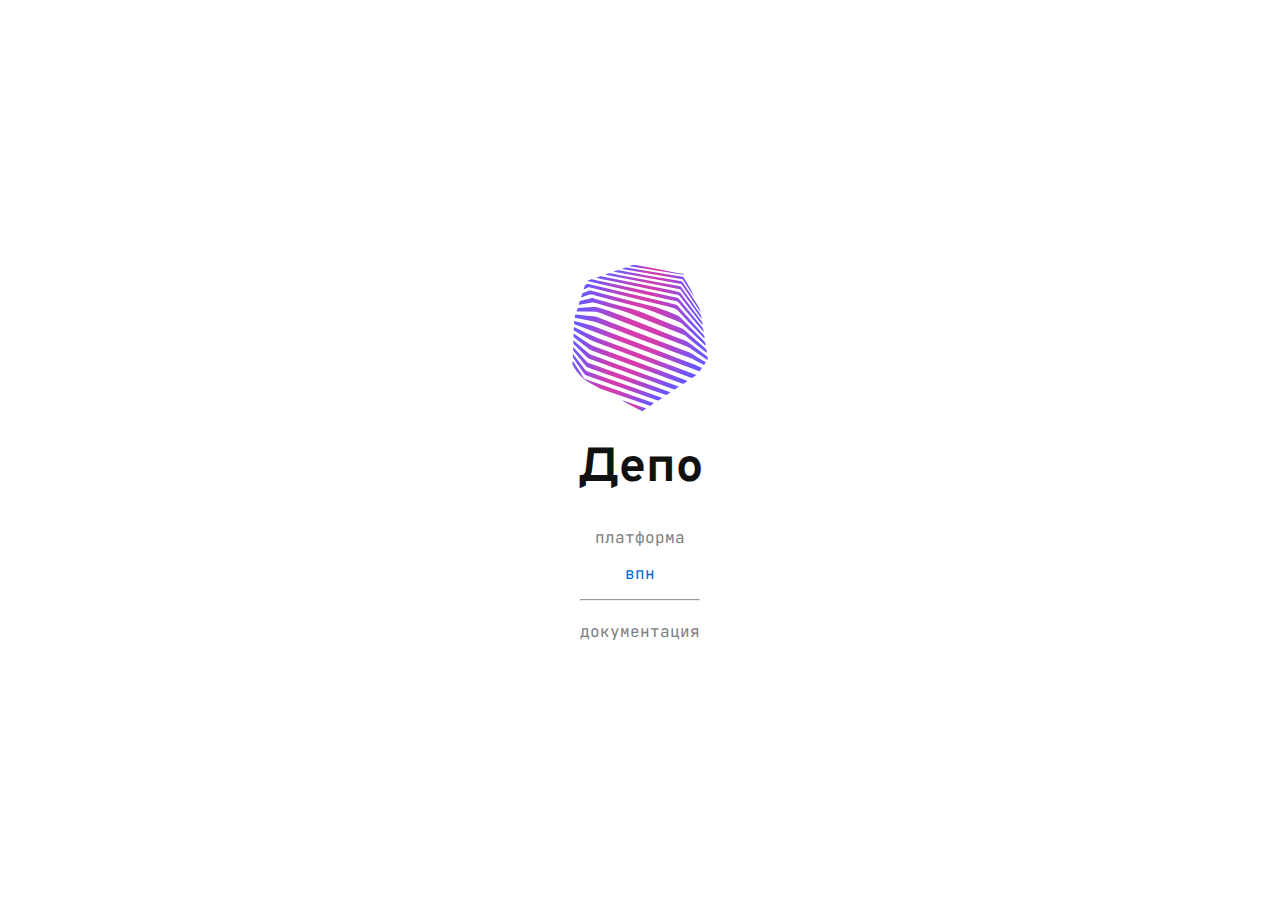
<file: index.html>
<html lang="en">

    <head>
        <meta charset="UTF-8">
        <meta name="viewport" content="width=device-width, initial-scale=1, maximum-scale=1, user-scalable=no">
        <title>Депо</title>
        <link rel="preconnect" href="https://fonts.googleapis.com">
        <link rel="preconnect" href="https://fonts.gstatic.com" crossorigin>
        <link href="https://fonts.googleapis.com/css2?family=Overpass:ital,wght@0,100..900;1,100..900&display=swap"
            rel="stylesheet">
        <link
            href="https://fonts.googleapis.com/css2?family=JetBrains+Mono:ital,wght@0,100..800;1,100..800&family=Space+Mono:ital,wght@0,400;0,700;1,400;1,700&display=swap"
            rel="stylesheet">
        <link rel="stylesheet" href="style.css">
        <link rel="apple-touch-icon" sizes="180x180" href="assets/apple-touch-icon.png">
        <link rel="icon" type="image/png" sizes="32x32" href="assets/favicon-32x32.png">
        <link rel="icon" type="image/png" sizes="16x16" href="assets/favicon-16x16.png">
        <link rel="manifest" href="assets/site.webmanifest">
        <script src="script.js"></script>
    </head>

    <body>
        <div class="landing">
            <div class="logo-container">
                <div class="svg-container">
                    <img class="heartbeat" width="200px" src="./assets/next-depot-logo.svg" />
                </div>
                <h2>Депо</h2>
            </div>
            <div class="links-container">
                <a href="#platform" class="dimmed" aria-disabled="true">
                    платформа
                </a>
                <a href="/vpn">
                    впн
                </a>
                <hr>
                <a href="#docs" class="dimmed" aria-disabled="true">
                    документация
                </a>
            </div>
        </div>
    </body>

</html>
</file>
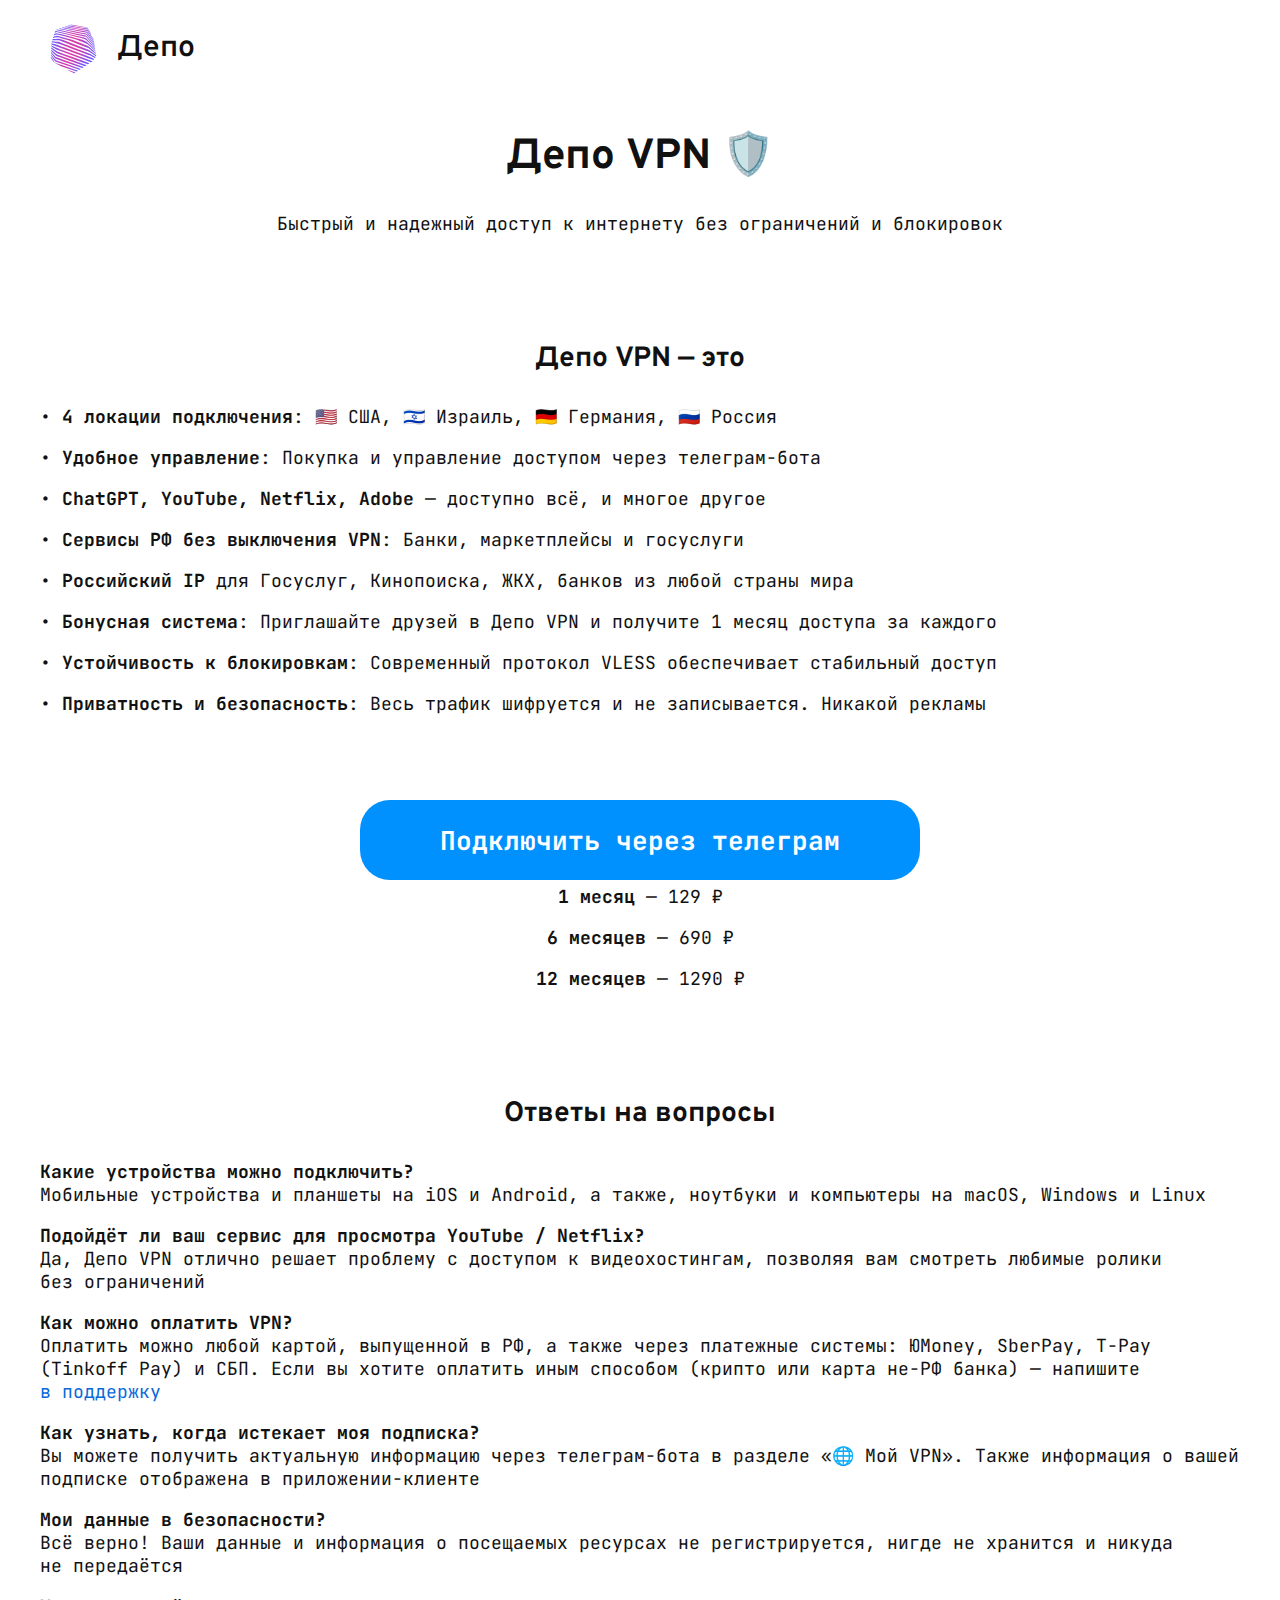
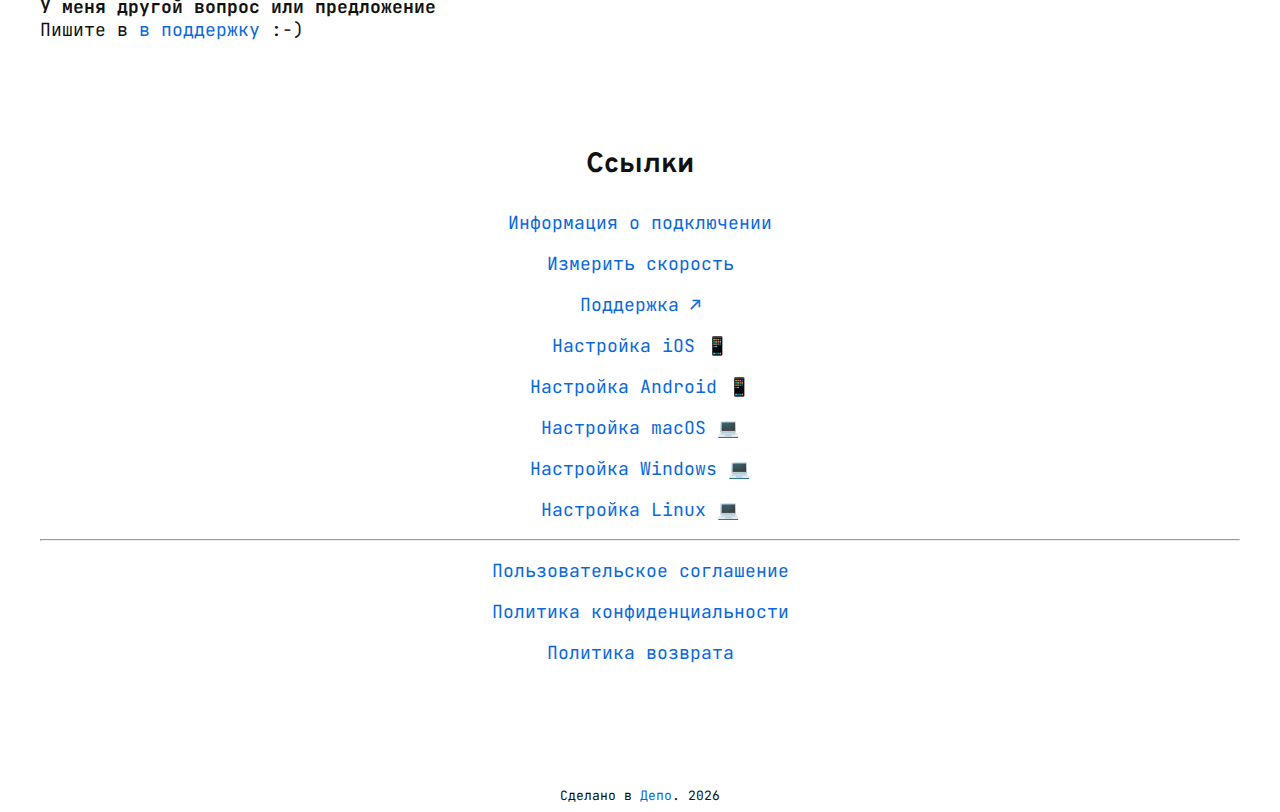
<file: vpn/index.html>
<html lang="en">

    <head>
        <meta charset="UTF-8">
        <meta name="viewport" content="width=device-width, initial-scale=1, maximum-scale=1">
        <title>Депо - VPN</title>
        <link rel="preconnect" href="https://fonts.googleapis.com">
        <link rel="preconnect" href="https://fonts.gstatic.com" crossorigin>
        <link href="https://fonts.googleapis.com/css2?family=Overpass:ital,wght@0,100..900;1,100..900&display=swap"
            rel="stylesheet">
        <link
            href="https://fonts.googleapis.com/css2?family=JetBrains+Mono:ital,wght@0,100..800;1,100..800&family=Space+Mono:ital,wght@0,400;0,700;1,400;1,700&display=swap"
            rel="stylesheet">
        <link rel="stylesheet" href="../style.css">
        <link rel="apple-touch-icon" sizes="180x180" href="../assets/apple-touch-icon.png">
        <link rel="icon" type="image/png" sizes="32x32" href="../assets/favicon-32x32.png">
        <link rel="icon" type="image/png" sizes="16x16" href="../assets/favicon-16x16.png">
        <link rel="manifest" href="../assets/site.webmanifest">
        <script src="../script.js"></script>
    </head>

    <body>
        <div class="header">
            <a href="/">
                <img height="64px" src="../assets/next-depot-logo.svg" />
                <span>Депо</span>
            </a>
        </div>

        <div id="blocks">
            <div class="block">
                <div class="container align_center">
                    <h1>Депо VPN 🛡️</h1>
                    <p>Быстрый и надежный доступ к интернету без ограничений и блокировок
                    </p>
                </div>
            </div>

            <div class="space"></div>

            <div class="block">
                <div class="container align_center">
                    <h3>Депо VPN — это</h3>
                    <p class="align_left">• <b>4 локации подключения</b>: 🇺🇸&nbsp;США, 🇮🇱&nbsp;Израиль,
                        🇩🇪&nbsp;Германия, 🇷🇺&nbsp;Россия</p>
                    <p class="align_left">• <b>Удобное управление</b>: Покупка и управление доступом через телеграм-бота
                    </p>
                    <p class="align_left">• <b>ChatGPT, YouTube, Netflix, Adobe</b> — доступно всё, и многое другое</p>
                    <p class="align_left">• <b>Сервисы РФ без выключения VPN</b>: Банки, маркетплейсы и госуслуги</p>
                    <p class="align_left">• <b>Российский IP</b> для Госуслуг, Кинопоиска, ЖКХ, банков из
                        любой страны мира</p>
                    <p class="align_left">• <b>Бонусная система</b>: Приглашайте друзей в Депо VPN и получите 1 месяц
                        доступа за каждого</p>
                    <p class="align_left">• <b>Устойчивость к блокировкам</b>: Современный протокол VLESS обеспечивает
                        стабильный доступ</p>
                    <p class="align_left">• <b>Приватность и безопасность</b>: Весь трафик шифруется и не записывается.
                        Никакой рекламы</p>
                </div>
            </div>

            <div class="space"></div>

            <div class="block">
                <div class="container align_center">
                    <h3>Цены</h3>
                    <p><b>1 месяц</b> — 129 ₽</p>
                    <p><b>6 месяцев</b> — 690 ₽</p>
                    <p><b>12 месяцев</b> — 1290 ₽</p>
                </div>
            </div>

            <div class="announce-button-fixed">
                <div class="container align_center">
                    <a class="button" href="https://t.me/NextDepotVpnBot">
                        Подключить через телеграм
                    </a>
                </div>
            </div>

            <div class="space"></div>

            <div class="block">
                <div class="container align_center">
                    <h3>Ответы на вопросы</h3>
                    <p class="align_left">
                        <b>Какие устройства можно подключить?</b><br>
                        Мобильные устройства и планшеты на iOS и Android, а также, ноутбуки и компьютеры на macOS,
                        Windows и Linux
                    </p>
                    <p class="align_left">
                        <b>Подойдёт ли ваш сервис для просмотра YouTube / Netflix?</b><br>
                        Да, Депо VPN отлично решает проблему с доступом к видеохостингам, позволяя вам смотреть любимые
                        ролики без&nbsp;ограничений
                    </p>
                    <p class="align_left">
                        <b>Как можно оплатить VPN?</b><br>
                        Оплатить можно любой картой, выпущенной в РФ, а также через платежные системы: ЮMoney, SberPay,
                        T-Pay (Tinkoff&nbsp;Pay) и СБП. Если вы хотите оплатить иным способом (крипто или карта не-РФ
                        банка) — напишите <a href="https://t.me/nextdepot_support" target="_blank"
                            rel="noopener noreferrer">в&nbsp;поддержку</a>
                    </p>
                    <p class="align_left">
                        <b>Как узнать, когда истекает моя подписка?</b><br>
                        Вы можете получить актуальную информацию через телеграм-бота в разделе «🌐 Мой VPN». Также
                        информация о вашей подписке отображена в приложении-клиенте
                    </p>
                    <p class="align_left">
                        <b>Мои данные в безопасности?</b><br>
                        Всё верно! Ваши данные и информация о посещаемых ресурсах не регистрируется, нигде
                        не&nbsp;хранится и
                        никуда не&nbsp;передаётся
                    </p>
                    </p>

                    <p class="align_left">
                        <b>У меня другой вопрос или предложение</b><br>
                        Пишите в <a href="https://t.me/nextdepot_support" target="_blank"
                            rel="noopener noreferrer">в&nbsp;поддержку</a> :-)
                    </p>

                </div>
            </div>

            <div class="space"></div>

            <div class="block">
                <div class="container align_center">
                    <h3>Ссылки</h3>
                    <p>
                        <a href="/vpn/connection/">Информация о подключении</a>
                    </p>
                    <p>
                        <a href="/vpn/speedtest/">Измерить скорость</a>
                    </p>
                    <p>
                        <a class="external_link" target="_blank" href="https://t.me/nextdepot_support">Поддержка</a>
                    </p>
                    <p>
                        <a href="/vpn/help/#settings-ios">Настройка iOS&nbsp;📱</a>
                    </p>
                    <p>
                        <a href="/vpn/help/#settings-android">Настройка Android&nbsp;📱</a>
                    </p>
                    <p>
                        <a href="/vpn/help/#settings-macos">Настройка macOS&nbsp;💻</a>
                    </p>
                    <p>
                        <a href="/vpn/help/#settings-windows">Настройка Windows&nbsp;💻</a>
                    </p>
                    <p>
                        <a href="/vpn/help/#settings-linux">Настройка Linux&nbsp;💻</a>
                    </p>
                    <hr>
                    <p>
                        <a href="/vpn/legal/user-agreement.html">Пользовательское соглашение</a>
                    </p>
                    <p>
                        <a href="/vpn/legal/privacy-policy.html">Политика конфиденциальности</a>
                    </p>
                    <p>
                        <a href="/vpn/legal/refund-policy.html">Политика возврата</a>
                    </p>
                </div>
            </div>
        </div>

        <div style="height: 100px;"></div>

        <div id="footer"></div>
    </body>

</html>
</file>
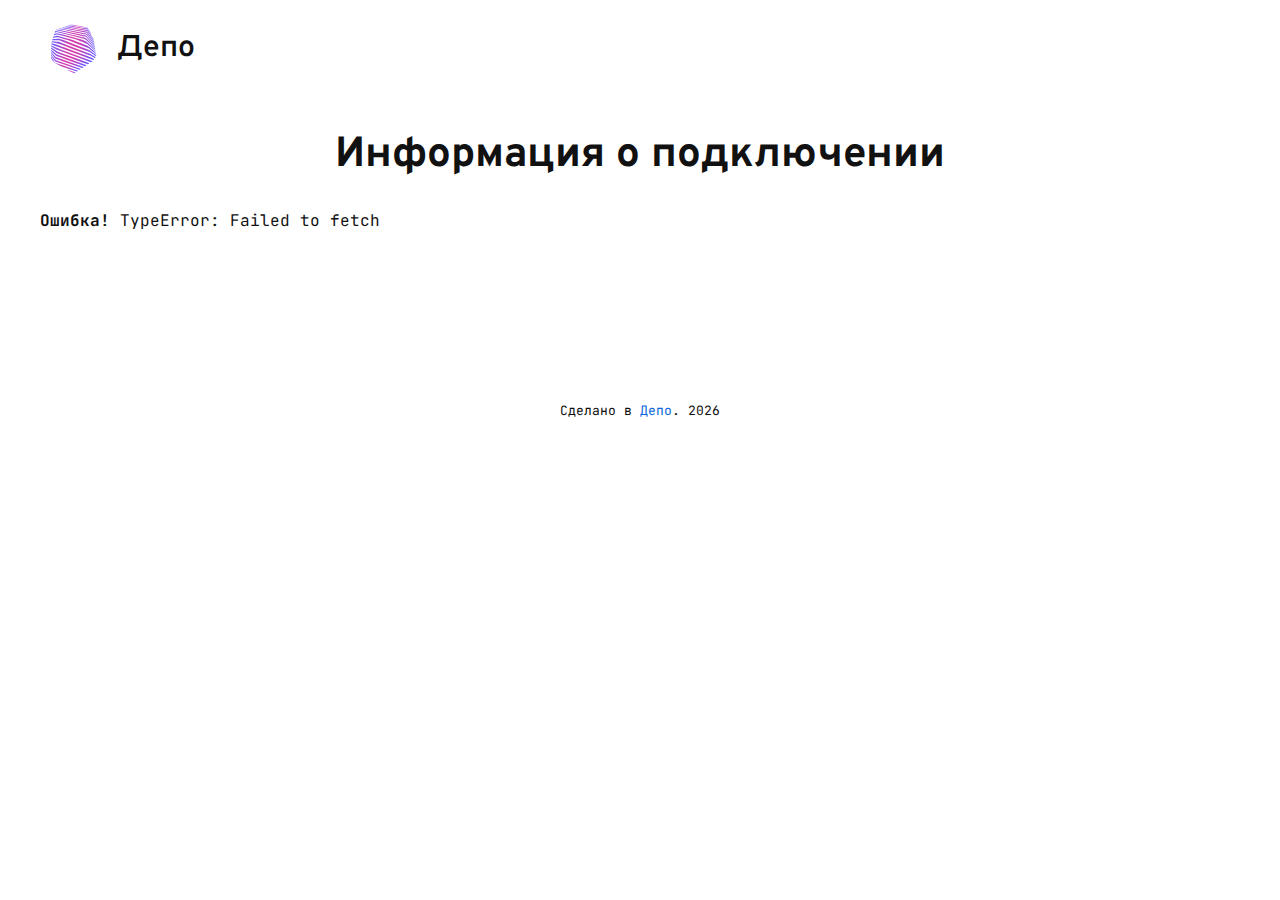
<file: vpn/connection/index.html>
<html lang="en">

    <head>
        <meta charset="UTF-8">
        <meta name="viewport" content="width=device-width, initial-scale=1, maximum-scale=1">
        <title>Депо - VPN</title>
        <link rel="preconnect" href="https://fonts.googleapis.com">
        <link rel="preconnect" href="https://fonts.gstatic.com" crossorigin>
        <link href="https://fonts.googleapis.com/css2?family=Overpass:ital,wght@0,100..900;1,100..900&display=swap"
            rel="stylesheet">
        <link
            href="https://fonts.googleapis.com/css2?family=JetBrains+Mono:ital,wght@0,100..800;1,100..800&family=Space+Mono:ital,wght@0,400;0,700;1,400;1,700&display=swap"
            rel="stylesheet">
        <link rel="stylesheet" href="../../style.css">
        <link rel="apple-touch-icon" sizes="180x180" href="../../assets/apple-touch-icon.png">
        <link rel="icon" type="image/png" sizes="32x32" href="../../assets/favicon-32x32.png">
        <link rel="icon" type="image/png" sizes="16x16" href="../../assets/favicon-16x16.png">
        <link rel="manifest" href="../../assets/site.webmanifest">
        <script src="../../script.js"></script>
        <style>
            #ip-info {
                font-size: medium;
            }
        </style>
    </head>

    <body>
        <div class="header">
            <a href="/">
                <img height="64px" src="../../assets/next-depot-logo.svg" />
                <span>Депо</span>
            </a>
        </div>

        <div id="blocks">
            <div class="block">
                <div class="container align_center">
                    <h1>Информация о подключении</h1>
                    <div id="ip-info" class="align_left">
                        Загрузка...
                    </div>
                </div>
            </div>

            <div class="space"></div>
            <div class="space"></div>
            <div class="space"></div>
        </div>

        <div id="footer"></div>
    </body>

    <script>
        // Call the API when the page loads
        window.onload = function () {
            const ipInfoDiv = document.getElementById("ip-info");

            const ipAddressesMap = {
                "🇺🇸 США": "35.209.216.42",
                "🇮🇱 Израиль": "34.0.66.35",
                "🇩🇪 Германия": "35.207.68.213",
                "🇷🇺 Россия": "80.249.148.68",
            };

            fetch("https://ipinfo.io/json?fields=17035263")
                .then(response => response.json())
                .then(data => {
                    const ipAddresses = Object.values(ipAddressesMap);
                    const currentKey = Object.keys(ipAddressesMap).find(key => ipAddressesMap[key] === data.ip);

                    const connectionString = ipAddresses.includes(data.ip)
                        ? "✅ Подключено к VPN: " + currentKey
                        : "🚫 Нет подключения к VPN";

                    ipInfoDiv.innerHTML = `
                        <p>${connectionString}</p>
                        <p><strong>IP:</strong> ${data.ip}</p>
                        <p><strong>Country:</strong> ${data.country}</p>
                        <p><strong>Region:</strong> ${data.region}</p>
                        <p><strong>City:</strong> ${data.city}</p>
                        <p><strong>ZIP code:</strong> ${data.postal}</p>
                        <p><strong>Coordinates:</strong> ${data.loc}</p>
                        <p><strong>Timezone:</strong> ${data.timezone}</p>
                        <p><strong>Hostname:</strong> ${data.hostname}</p>
                        <p><strong>Org:</strong> ${data.org}</p>
                    `;
                })
                .catch(error => {
                    console.error("Error fetching IP data:", error);
                    ipInfoDiv.innerHTML = `
                        <p><strong>Ошибка!</strong> ${error}</p>
                    `;
                });
        };
    </script>

</html>
</file>
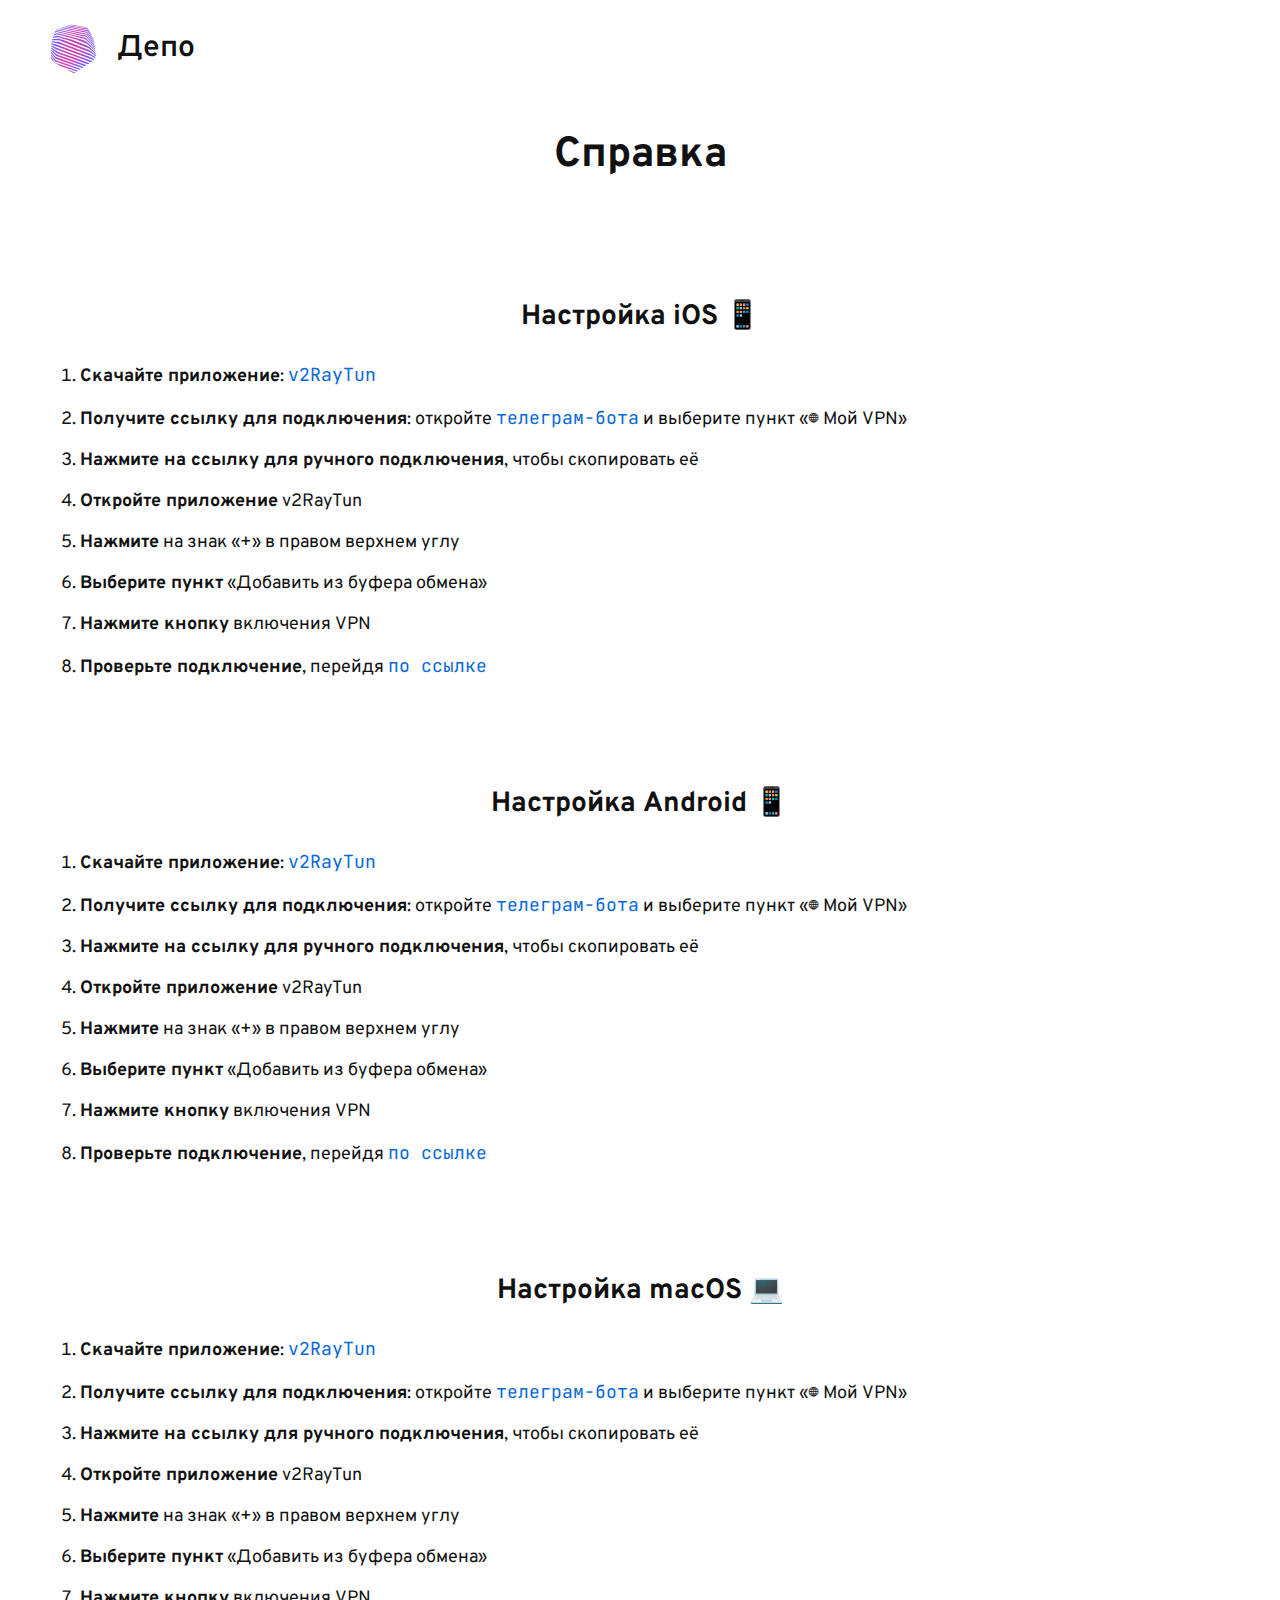
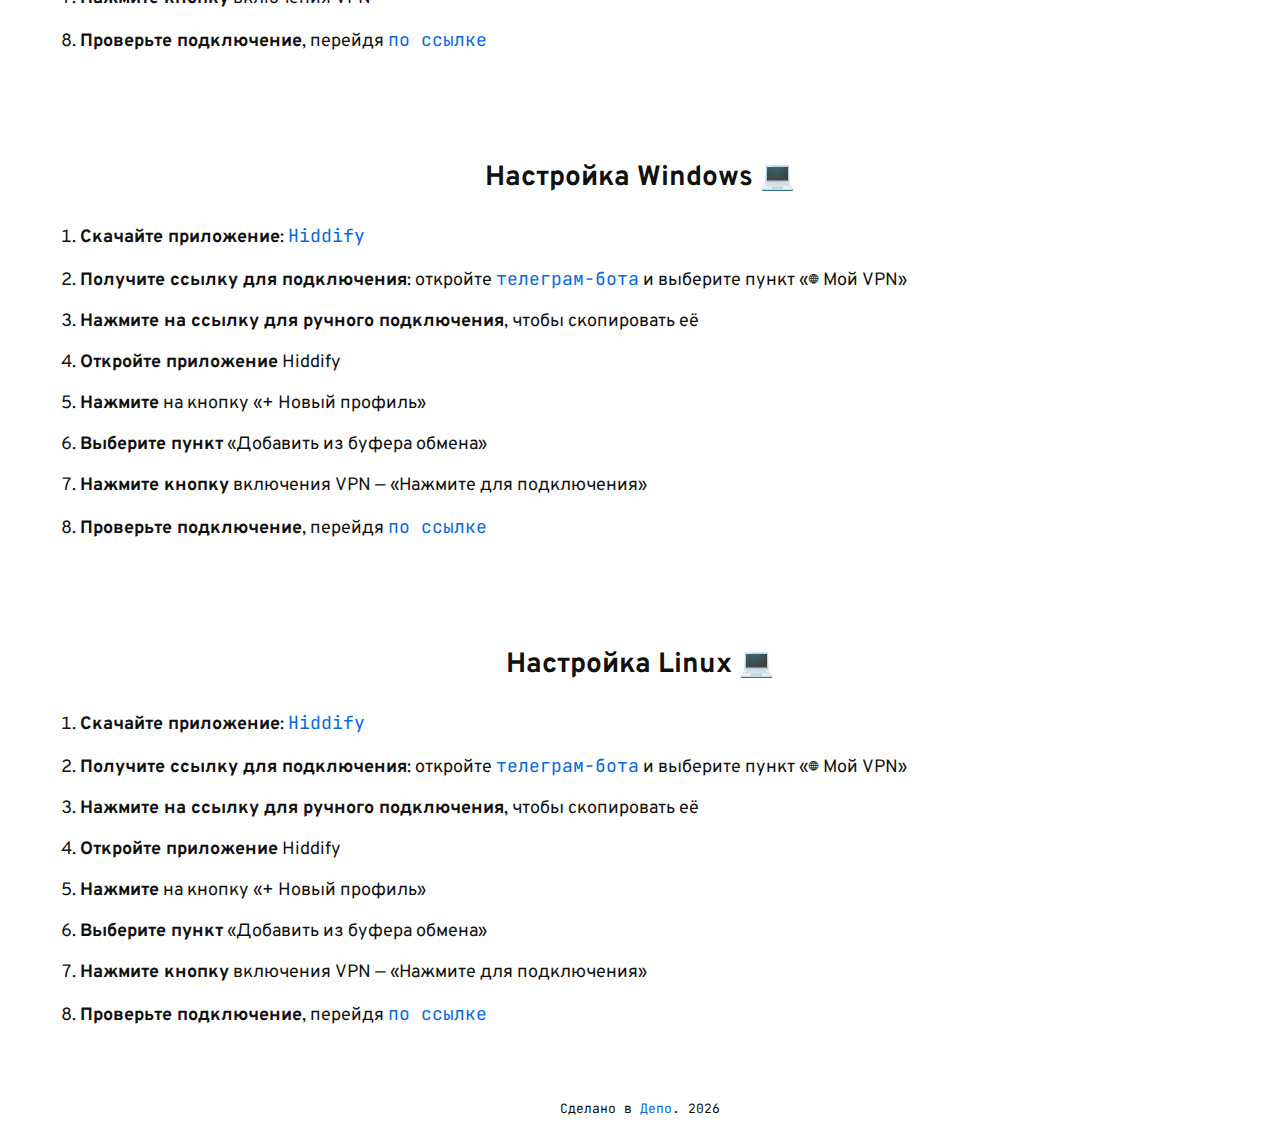
<file: vpn/help/index.html>
<html lang="en">

    <head>
        <meta charset="UTF-8">
        <meta name="viewport" content="width=device-width, initial-scale=1, maximum-scale=1">
        <title>Депо - VPN</title>
        <link rel="preconnect" href="https://fonts.googleapis.com">
        <link rel="preconnect" href="https://fonts.gstatic.com" crossorigin>
        <link href="https://fonts.googleapis.com/css2?family=Overpass:ital,wght@0,100..900;1,100..900&display=swap"
            rel="stylesheet">
        <link
            href="https://fonts.googleapis.com/css2?family=JetBrains+Mono:ital,wght@0,100..800;1,100..800&family=Space+Mono:ital,wght@0,400;0,700;1,400;1,700&display=swap"
            rel="stylesheet">
        <link rel="stylesheet" href="../../style.css">
        <link rel="apple-touch-icon" sizes="180x180" href="../../assets/apple-touch-icon.png">
        <link rel="icon" type="image/png" sizes="32x32" href="../../assets/favicon-32x32.png">
        <link rel="icon" type="image/png" sizes="16x16" href="../../assets/favicon-16x16.png">
        <link rel="manifest" href="../../assets/site.webmanifest">
        <script src="../../script.js"></script>
    </head>

    <body>
        <div class="header">
            <a href="/">
                <img height="64px" src="../../assets/next-depot-logo.svg" />
                <span>Депо</span>
            </a>
        </div>

        <div id="blocks">
            <div class="block">
                <div class="container align_center">
                    <h1>Справка</h1>
                </div>
            </div>

            <div class="space"></div>

            <!-- iOS -->
            <div class="block" id="settings-ios">
                <div class="container align_center">
                    <h3>Настройка iOS&nbsp;📱</h3>
                    <ol>
                        <li class="align_left"><b>Скачайте приложение</b>: <a
                                href="https://apps.apple.com/ru/app/v2raytun/id6476628951" target="_blank"
                                rel="noopener noreferrer">v2RayTun</a>
                        </li>
                        <li class="align_left"><b>Получите ссылку для подключения</b>: откройте <a
                                href="https://t.me/NextDepotVpnBot" target="_blank"
                                rel="noopener noreferrer">телеграм-бота</a> и выберите пункт «🌐&nbsp;Мой&nbsp;VPN»
                        </li>
                        <li class="align_left"><b>Нажмите на ссылку для ручного подключения</b>, чтобы скопировать её
                        </li>
                        <li class="align_left"><b>Откройте приложение</b> v2RayTun</li>
                        <li class="align_left"><b>Нажмите</b> на знак «+» в правом верхнем углу</li>
                        <li class="align_left"><b>Выберите пункт</b> «Добавить из буфера обмена»</li>
                        <li class="align_left"><b>Нажмите кнопку</b> включения VPN</li>
                        <li class="align_left"><b>Проверьте подключение</b>, перейдя <a href="/vpn/connection/">по
                                ссылке</a>
                        </li>
                    </ol>
                </div>
            </div>

            <div class="space"></div>

            <!-- Android -->
            <div class="block" id="settings-android">
                <div class="container align_center">
                    <h3>Настройка Android&nbsp;📱</h3>
                    <ol>
                        <li class="align_left">
                            <b>Скачайте приложение</b>: <a
                                href="https://play.google.com/store/apps/details?id=com.v2raytun.android"
                                target="_blank" rel="noopener noreferrer">v2RayTun</a>
                        </li>
                        <li class="align_left">
                            <b>Получите ссылку для подключения</b>: откройте <a href="https://t.me/NextDepotVpnBot"
                                target="_blank" rel="noopener noreferrer">телеграм-бота</a> и выберите пункт
                            «🌐&nbsp;Мой&nbsp;VPN»
                        </li>
                        <li class="align_left"><b>Нажмите на ссылку для ручного подключения</b>, чтобы скопировать её
                        </li>
                        <li class="align_left"><b>Откройте приложение</b> v2RayTun</li>
                        <li class="align_left"><b>Нажмите</b> на знак «+» в правом верхнем углу</li>
                        <li class="align_left"><b>Выберите пункт</b> «Добавить из буфера обмена»</li>
                        <li class="align_left"><b>Нажмите кнопку</b> включения VPN</li>
                        <li class="align_left"><b>Проверьте подключение</b>, перейдя <a href="/vpn/connection/">по
                                ссылке</a>
                    </ol>
                </div>
            </div>

            <div class="space"></div>

            <div class="block" id="settings-macos">
                <div class="container align_center">
                    <h3>Настройка macOS&nbsp;💻</h3>
                    <ol>
                        <li class="align_left">
                            <b>Скачайте приложение</b>: <a href="https://apps.apple.com/ru/app/v2raytun/id6476628951"
                                target="_blank" rel="noopener noreferrer">v2RayTun</a>
                        </li>
                        <li class="align_left">
                            <b>Получите ссылку для подключения</b>: откройте <a href="https://t.me/NextDepotVpnBot"
                                target="_blank" rel="noopener noreferrer">телеграм-бота</a> и выберите пункт
                            «🌐&nbsp;Мой&nbsp;VPN»
                        </li>
                        <li class="align_left"><b>Нажмите на ссылку для ручного подключения</b>, чтобы скопировать её
                        </li>
                        <li class="align_left"><b>Откройте приложение</b> v2RayTun</li>
                        <li class="align_left"><b>Нажмите</b> на знак «+» в правом верхнем углу</li>
                        <li class="align_left"><b>Выберите пункт</b> «Добавить из буфера обмена»</li>
                        <li class="align_left"><b>Нажмите кнопку</b> включения VPN</li>
                        <li class="align_left"><b>Проверьте подключение</b>, перейдя <a href="/vpn/connection/">по
                                ссылке</a>
                    </ol>
                </div>
            </div>

            <div class="space"></div>

            <div class="block" id="settings-windows">
                <div class="container align_center">
                    <h3>Настройка Windows&nbsp;💻</h3>
                    <ol>
                        <li class="align_left">
                            <b>Скачайте приложение</b>: <a
                                href="https://github.com/hiddify/hiddify-next/releases/latest/download/Hiddify-Windows-Setup-x64.exe"
                                target="_blank" rel="noopener noreferrer">Hiddify</a>
                        </li>
                        <li class="align_left">
                            <b>Получите ссылку для подключения</b>: откройте <a href="https://t.me/NextDepotVpnBot"
                                target="_blank" rel="noopener noreferrer">телеграм-бота</a> и выберите пункт
                            «🌐&nbsp;Мой&nbsp;VPN»
                        </li>
                        <li class="align_left"><b>Нажмите на ссылку для ручного подключения</b>, чтобы скопировать её
                        </li>
                        <li class="align_left"><b>Откройте приложение</b> Hiddify</li>
                        <li class="align_left"><b>Нажмите</b> на кнопку «+ Новый профиль»</li>
                        <li class="align_left"><b>Выберите пункт</b> «Добавить из буфера обмена»</li>
                        <li class="align_left"><b>Нажмите кнопку</b> включения VPN — «Нажмите для подключения»</li>
                        <li class="align_left">
                            <b>Проверьте подключение</b>, перейдя <a href="/vpn/connection/">по ссылке</a>
                        </li>
                    </ol>
                </div>
            </div>

            <div class="space"></div>

            <div class="block" id="settings-linux">
                <div class="container align_center">
                    <h3>Настройка Linux&nbsp;💻</h3>
                    <ol>
                        <li class="align_left">
                            <b>Скачайте приложение</b>: <a
                                href="https://github.com/hiddify/hiddify-app?tab=readme-ov-file#-direct-download"
                                target="_blank" rel="noopener noreferrer">Hiddify</a>
                        </li>
                        <li class="align_left">
                            <b>Получите ссылку для подключения</b>: откройте <a href="https://t.me/NextDepotVpnBot"
                                target="_blank" rel="noopener noreferrer">телеграм-бота</a> и выберите пункт
                            «🌐&nbsp;Мой&nbsp;VPN»
                        </li>
                        <li class="align_left"><b>Нажмите на ссылку для ручного подключения</b>, чтобы скопировать её
                        </li>
                        <li class="align_left"><b>Откройте приложение</b> Hiddify</li>
                        <li class="align_left"><b>Нажмите</b> на кнопку «+ Новый профиль»</li>
                        <li class="align_left"><b>Выберите пункт</b> «Добавить из буфера обмена»</li>
                        <li class="align_left"><b>Нажмите кнопку</b> включения VPN — «Нажмите для подключения»</li>
                        <li class="align_left">
                            <b>Проверьте подключение</b>, перейдя <a href="/vpn/connection/">по ссылке</a>
                        </li>
                    </ol>
                </div>
            </div>

            <div class="space"></div>
        </div>

        <div id="footer"></div>
    </body>

</html>
</file>
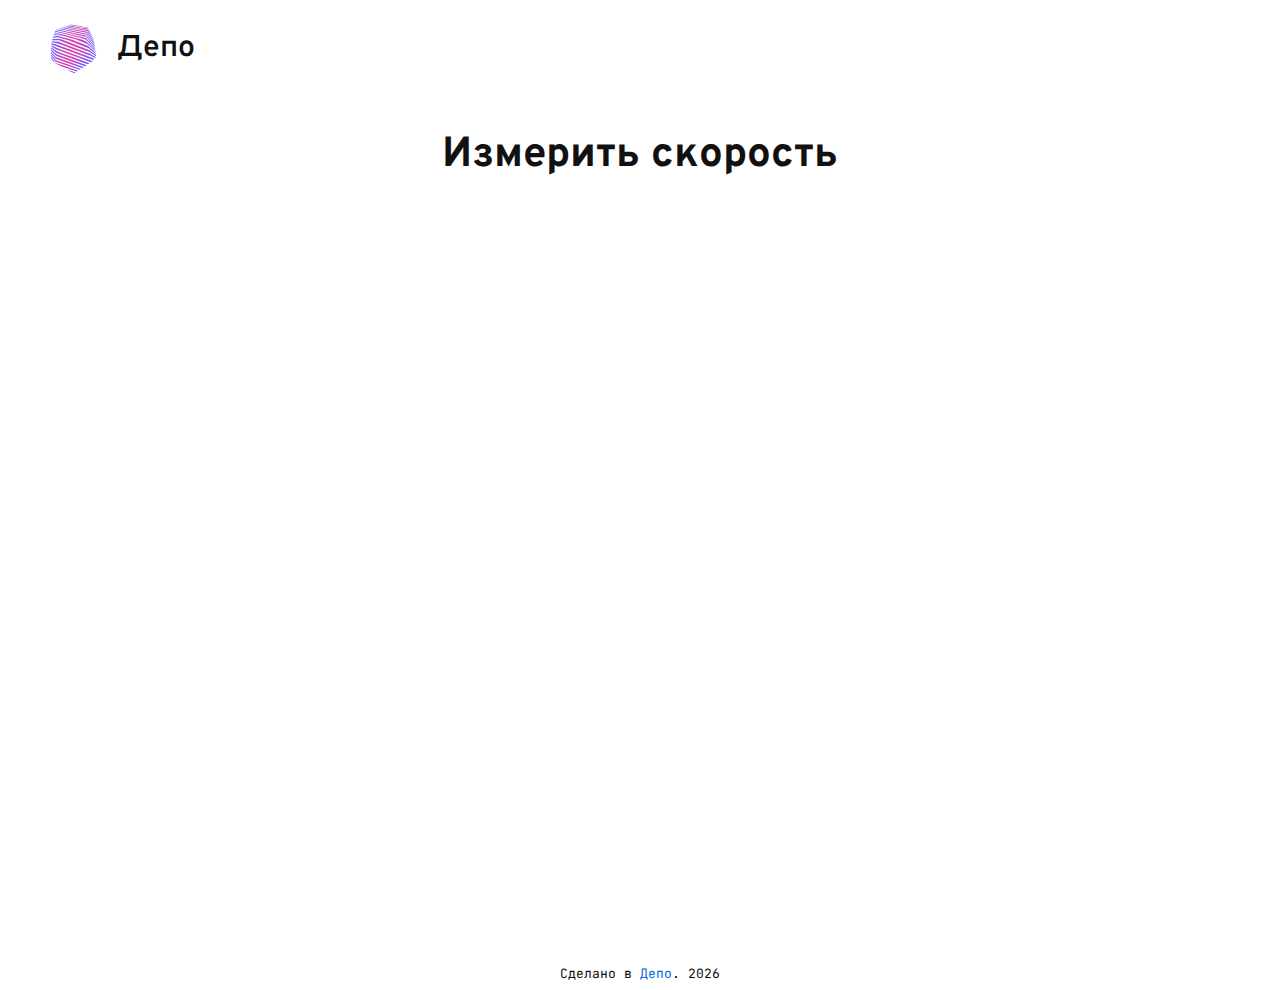
<file: vpn/speedtest/index.html>
<html lang="en">

    <head>
        <meta charset="UTF-8">
        <meta name="viewport" content="width=device-width, initial-scale=1, maximum-scale=1">
        <title>Депо - VPN</title>
        <link rel="preconnect" href="https://fonts.googleapis.com">
        <link rel="preconnect" href="https://fonts.gstatic.com" crossorigin>
        <link href="https://fonts.googleapis.com/css2?family=Overpass:ital,wght@0,100..900;1,100..900&display=swap"
            rel="stylesheet">
        <link
            href="https://fonts.googleapis.com/css2?family=JetBrains+Mono:ital,wght@0,100..800;1,100..800&family=Space+Mono:ital,wght@0,400;0,700;1,400;1,700&display=swap"
            rel="stylesheet">
        <link rel="stylesheet" href="../../style.css">
        <link rel="apple-touch-icon" sizes="180x180" href="../../assets/apple-touch-icon.png">
        <link rel="icon" type="image/png" sizes="32x32" href="../../assets/favicon-32x32.png">
        <link rel="icon" type="image/png" sizes="16x16" href="../../assets/favicon-16x16.png">
        <link rel="manifest" href="../../assets/site.webmanifest">
        <script src="../../script.js"></script>
    </head>

    <body>
        <div class="header">
            <a href="/">
                <img height="64px" src="../../assets/next-depot-logo.svg" />
                <span>Депо</span>
            </a>
        </div>

        <div id="blocks">
            <div class="block">
                <div class="container align_center">
                    <h1>Измерить скорость</h1>

                    <div style="min-height:360px;">
                        <div style="width:100%;height:0;padding-bottom:50%;position:relative;">
                            <iframe
                                style="border:none;width:100%;height:100%;min-height:360px;border:none;overflow:hidden !important;"
                                src="//openspeedtest.com/speedtest?Run"></iframe>
                        </div>
                    </div>
                </div>
            </div>

            <div class="space"></div>
            <div class="space"></div>
            <div class="space"></div>
        </div>

        <div id="footer"></div>
    </body>

</html>
</file>
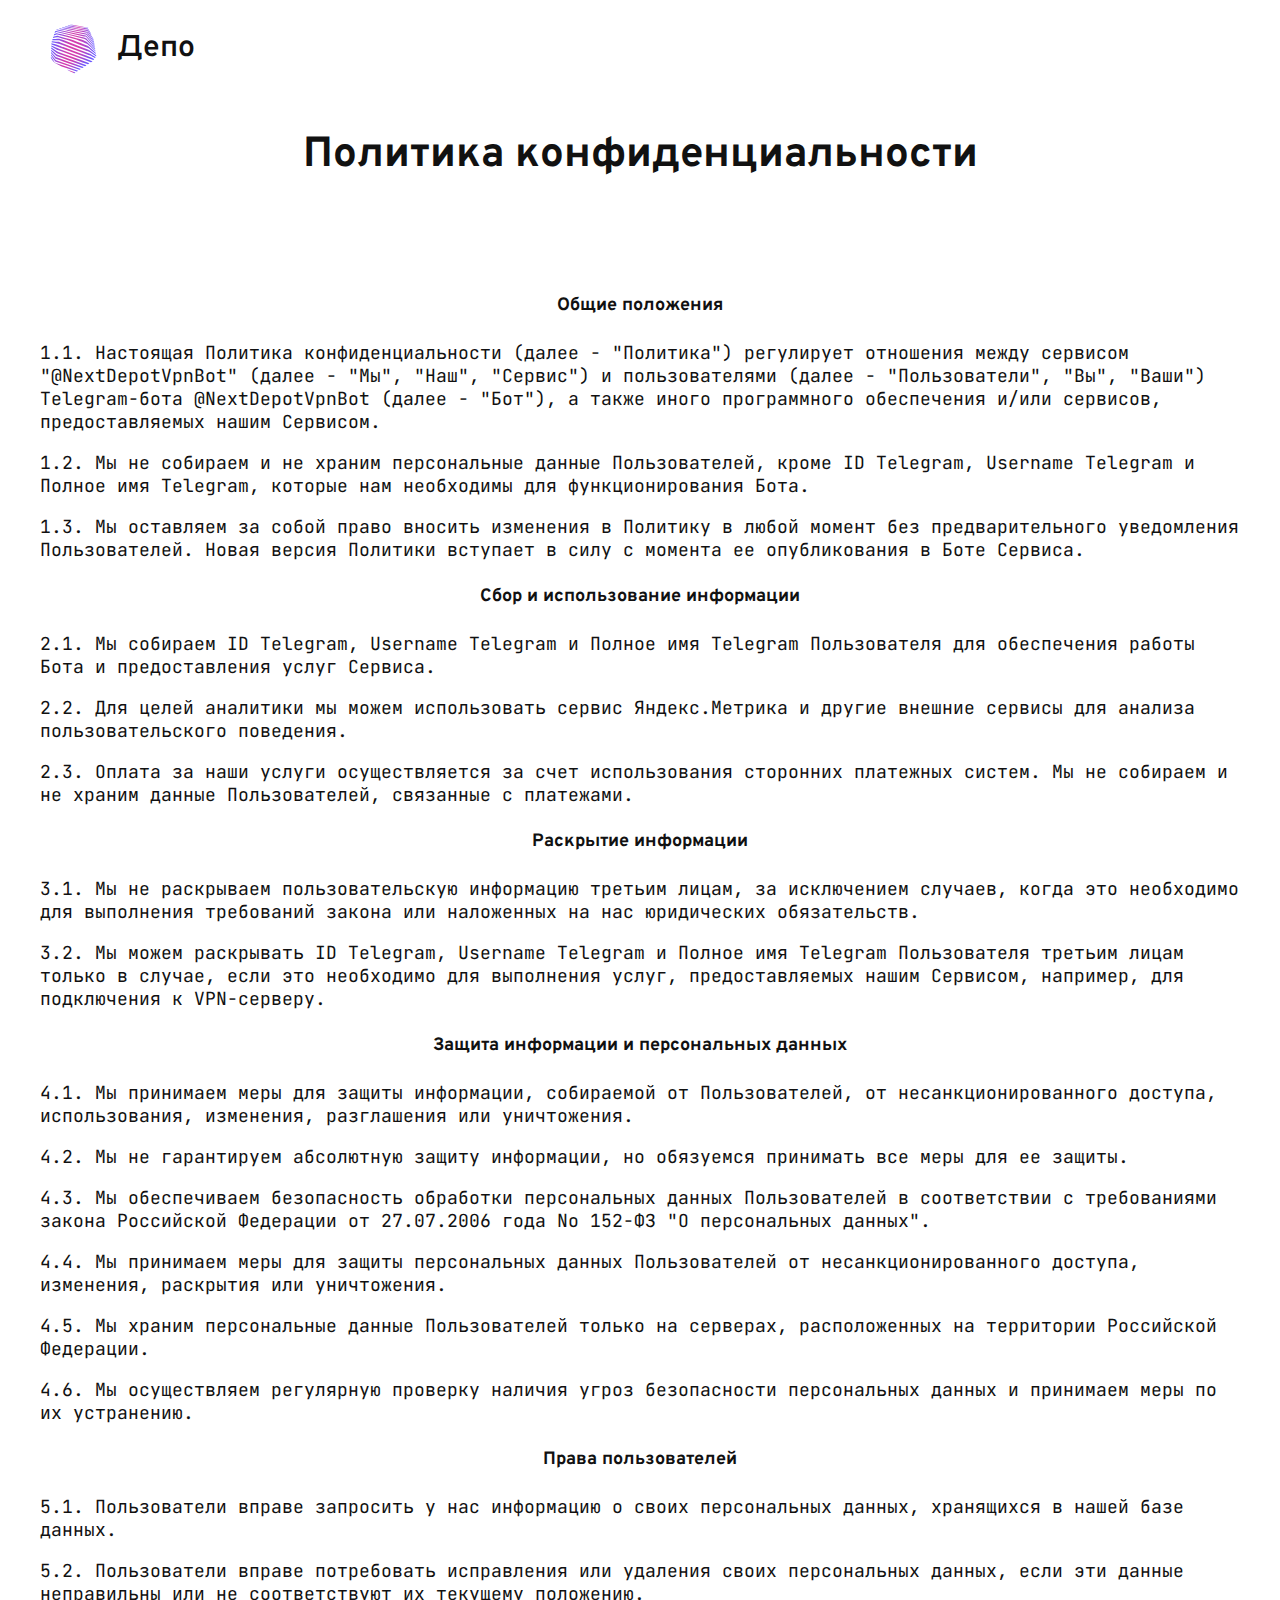
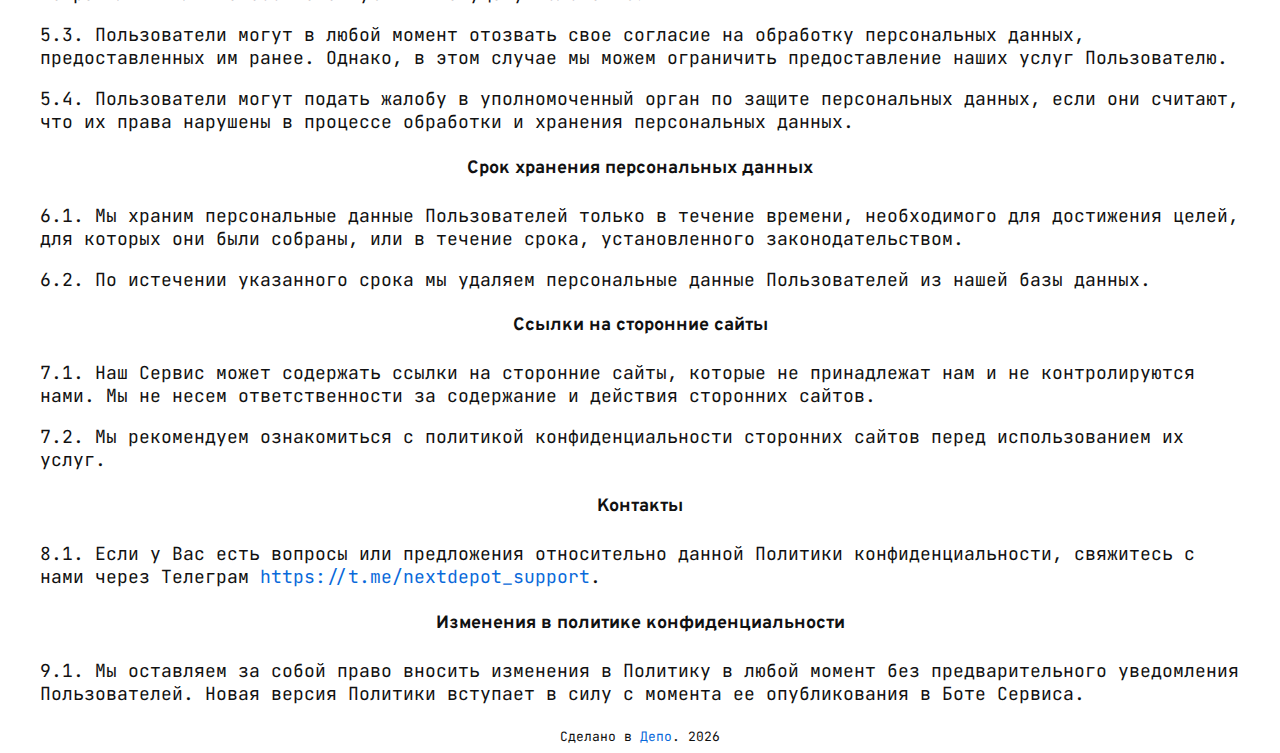
<file: vpn/legal/privacy-policy.html>
<html lang="en">

    <head>
        <meta charset="UTF-8">
        <meta name="viewport" content="width=device-width, initial-scale=1, maximum-scale=1">
        <title>Депо - VPN</title>
        <link rel="preconnect" href="https://fonts.googleapis.com">
        <link rel="preconnect" href="https://fonts.gstatic.com" crossorigin>
        <link href="https://fonts.googleapis.com/css2?family=Overpass:ital,wght@0,100..900;1,100..900&display=swap"
            rel="stylesheet">
        <link
            href="https://fonts.googleapis.com/css2?family=JetBrains+Mono:ital,wght@0,100..800;1,100..800&family=Space+Mono:ital,wght@0,400;0,700;1,400;1,700&display=swap"
            rel="stylesheet">
        <link rel="stylesheet" href="../../style.css">
        <link rel="apple-touch-icon" sizes="180x180" href="../../assets/apple-touch-icon.png">
        <link rel="icon" type="image/png" sizes="32x32" href="../../assets/favicon-32x32.png">
        <link rel="icon" type="image/png" sizes="16x16" href="../../assets/favicon-16x16.png">
        <link rel="manifest" href="../../assets/site.webmanifest">
        <script src="../../script.js"></script>
    </head>

    <body>
        <div class="header">
            <a href="/">
                <img height="64px" src="../../assets/next-depot-logo.svg" />
                <span>Депо</span>
            </a>
        </div>

        <div id="blocks">
            <div class="block">
                <div class="container align_center">
                    <h1>Политика конфиденциальности</h1>
                </div>
            </div>

            <div class="space"></div>

            <div class="block">
                <div class="container align_center">
                    <h4>
                        Общие положения
                    </h4>

                    <p class="align_left">
                        1.1. Настоящая Политика конфиденциальности (далее - "Политика")
                        регулирует отношения между сервисом "@NextDepotVpnBot" (далее -
                        "Мы", "Наш", "Сервис") и пользователями (далее - "Пользователи",
                        "Вы", "Ваши") Telegram-бота @NextDepotVpnBot (далее - "Бот"), а также
                        иного программного обеспечения и/или сервисов, предоставляемых
                        нашим Сервисом.
                    </p>

                    <p class="align_left">
                        1.2. Мы не собираем и не храним персональные данные
                        Пользователей, кроме ID Telegram, Username Telegram и Полное
                        имя Telegram, которые нам необходимы для функционирования
                        Бота.
                    </p>

                    <p class="align_left">
                        1.3. Мы оставляем за собой право вносить изменения в Политику в
                        любой момент без предварительного уведомления Пользователей.
                        Новая версия Политики вступает в силу с момента ее
                        опубликования в Боте Сервиса.
                    </p>

                    <h4>
                        Сбор и использование информации
                    </h4>

                    <p class="align_left">
                        2.1. Мы собираем ID Telegram, Username Telegram и Полное имя
                        Telegram Пользователя для обеспечения работы Бота и
                        предоставления услуг Сервиса.
                    </p>

                    <p class="align_left">
                        2.2. Для целей аналитики мы можем использовать сервис
                        Яндекс.Метрика и другие внешние сервисы для анализа
                        пользовательского поведения.
                    </p>

                    <p class="align_left">
                        2.3. Оплата за наши услуги осуществляется за счет использования
                        сторонних платежных систем. Мы не собираем и не храним данные
                        Пользователей, связанные с платежами.
                    </p>

                    <h4>
                        Раскрытие информации
                    </h4>

                    <p class="align_left">
                        3.1. Мы не раскрываем пользовательскую информацию третьим
                        лицам, за исключением случаев, когда это необходимо для
                        выполнения требований закона или наложенных на нас
                        юридических обязательств.
                    </p>

                    <p class="align_left">
                        3.2. Мы можем раскрывать ID Telegram, Username Telegram и
                        Полное имя Telegram Пользователя третьим лицам только в случае,
                        если это необходимо для выполнения услуг, предоставляемых
                        нашим Сервисом, например, для подключения к VPN-серверу.
                    </p>

                    <h4>
                        Защита информации и персональных данных
                    </h4>

                    <p class="align_left">
                        4.1. Мы принимаем меры для защиты информации, собираемой от
                        Пользователей, от несанкционированного доступа, использования,
                        изменения, разглашения или уничтожения.
                    </p>

                    <p class="align_left">
                        4.2. Мы не гарантируем абсолютную защиту информации, но
                        обязуемся принимать все меры для ее защиты.
                    </p>

                    <p class="align_left">
                        4.3. Мы обеспечиваем безопасность обработки персональных
                        данных Пользователей в соответствии с требованиями закона
                        Российской Федерации от 27.07.2006 года No 152-ФЗ "О
                        персональных данных".
                    </p>

                    <p class="align_left">
                        4.4. Мы принимаем меры для защиты персональных данных
                        Пользователей от несанкционированного доступа, изменения,
                        раскрытия или уничтожения.
                    </p>

                    <p class="align_left">
                        4.5. Мы храним персональные данные Пользователей только на
                        серверах, расположенных на территории Российской Федерации.
                    </p>

                    <p class="align_left">
                        4.6. Мы осуществляем регулярную проверку наличия угроз
                        безопасности персональных данных и принимаем меры по их
                        устранению.
                    </p>

                    <h4>
                        Права пользователей
                    </h4>

                    <p class="align_left">
                        5.1. Пользователи вправе запросить у нас информацию о своих
                        персональных данных, хранящихся в нашей базе данных.
                    </p>

                    <p class="align_left">
                        5.2. Пользователи вправе потребовать исправления или удаления
                        своих персональных данных, если эти данные неправильны или не
                        соответствуют их текущему положению.
                    </p>

                    <p class="align_left">
                        5.3. Пользователи могут в любой момент отозвать свое согласие на
                        обработку персональных данных, предоставленных им ранее.
                        Однако, в этом случае мы можем ограничить предоставление наших
                        услуг Пользователю.
                    </p>

                    <p class="align_left">
                        5.4. Пользователи могут подать жалобу в уполномоченный орган по
                        защите персональных данных, если они считают, что их права
                        нарушены в процессе обработки и хранения персональных данных.
                    </p>

                    <h4>
                        Срок хранения персональных данных
                    </h4>

                    <p class="align_left">
                        6.1. Мы храним персональные данные Пользователей только в
                        течение времени, необходимого для достижения целей, для которых
                        они были собраны, или в течение срока, установленного
                        законодательством.
                    </p>

                    <p class="align_left">
                        6.2. По истечении указанного срока мы удаляем персональные
                        данные Пользователей из нашей базы данных.
                    </p>

                    <h4>
                        Ссылки на сторонние сайты
                    </h4>

                    <p class="align_left">
                        7.1. Наш Сервис может содержать ссылки на сторонние сайты,
                        которые не принадлежат нам и не контролируются нами. Мы не
                        несем ответственности за содержание и действия сторонних сайтов.
                    </p>

                    <p class="align_left">
                        7.2. Мы рекомендуем ознакомиться с политикой
                        конфиденциальности сторонних сайтов перед использованием их
                        услуг.
                    </p>

                    <h4>
                        Контакты
                    </h4>

                    <p class="align_left">
                        8.1. Если у Вас есть вопросы или предложения относительно данной
                        Политики конфиденциальности, свяжитесь с нами через Телеграм <a
                            href="https://t.me/nextdepot_support" target="_blank"
                            rel="noopener noreferrer">https://t.me/nextdepot_support</a>.
                    </p>

                    <h4>
                        Изменения в политике конфиденциальности
                    </h4>

                    <p class="align_left">
                        9.1. Мы оставляем за собой право вносить изменения в Политику в
                        любой момент без предварительного уведомления Пользователей.
                        Новая версия Политики вступает в силу с момента ее
                        опубликования в Боте Сервиса.
                    </p>
                </div>
            </div>
        </div>

        <div id="footer"></div>
    </body>

</html>
</file>
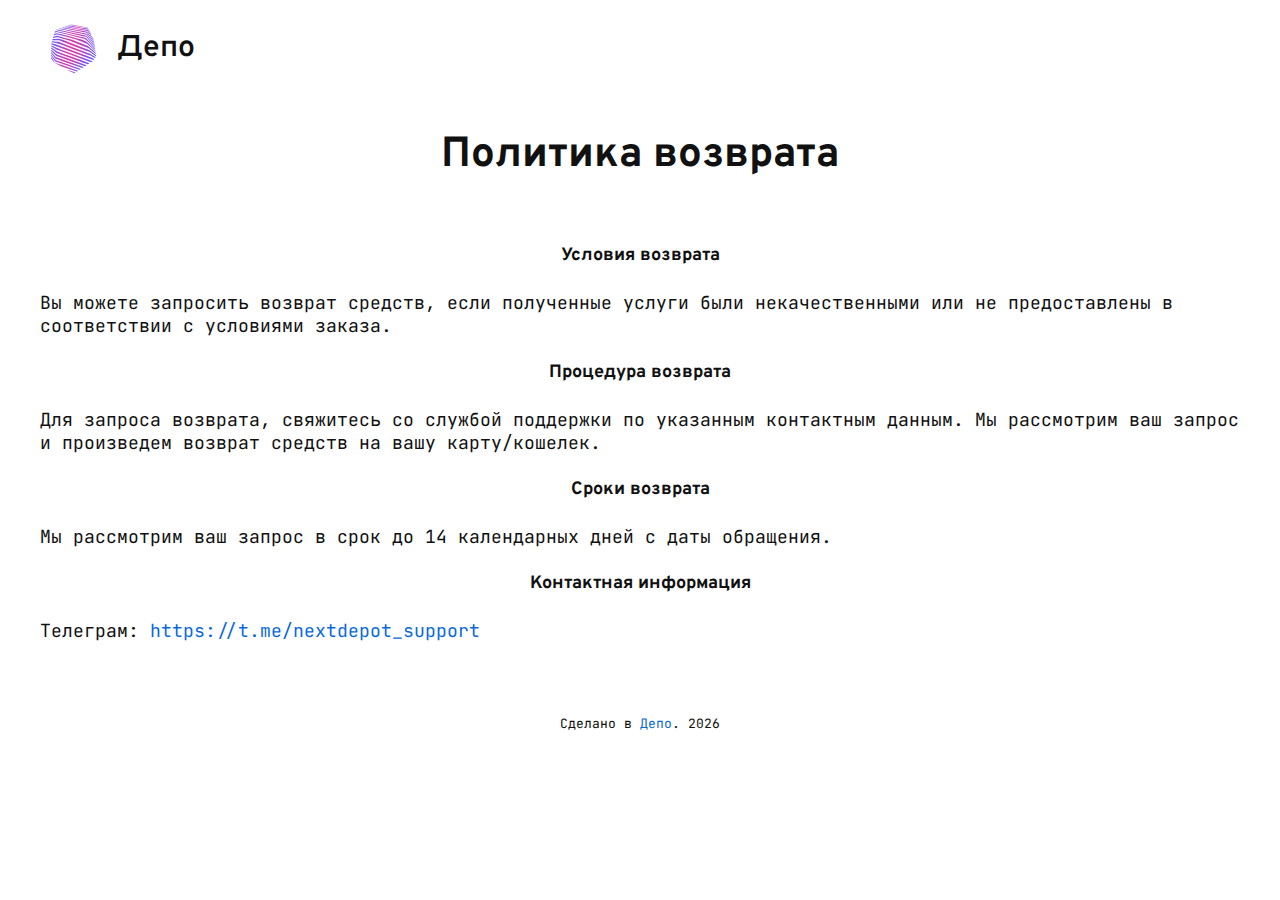
<file: vpn/legal/refund-policy.html>
<html lang="en">

    <head>
        <meta charset="UTF-8">
        <meta name="viewport" content="width=device-width, initial-scale=1, maximum-scale=1">
        <title>Депо - VPN</title>
        <link rel="preconnect" href="https://fonts.googleapis.com">
        <link rel="preconnect" href="https://fonts.gstatic.com" crossorigin>
        <link href="https://fonts.googleapis.com/css2?family=Overpass:ital,wght@0,100..900;1,100..900&display=swap"
            rel="stylesheet">
        <link
            href="https://fonts.googleapis.com/css2?family=JetBrains+Mono:ital,wght@0,100..800;1,100..800&family=Space+Mono:ital,wght@0,400;0,700;1,400;1,700&display=swap"
            rel="stylesheet">
        <link rel="stylesheet" href="../../style.css">
        <link rel="apple-touch-icon" sizes="180x180" href="../../assets/apple-touch-icon.png">
        <link rel="icon" type="image/png" sizes="32x32" href="../../assets/favicon-32x32.png">
        <link rel="icon" type="image/png" sizes="16x16" href="../../assets/favicon-16x16.png">
        <link rel="manifest" href="../../assets/site.webmanifest">
        <script src="../../script.js"></script>
    </head>

    <body>
        <div class="header">
            <a href="/">
                <img height="64px" src="../../assets/next-depot-logo.svg" />
                <span>Депо</span>
            </a>
        </div>

        <div id="blocks">
            <div class="block">
                <div class="container align_center">
                    <h1>Политика возврата</h1>
                </div>
            </div>


            <div class="block">
                <div class="container align_center">
                    <h4>
                        Условия возврата
                    </h4>
                    <p class="align_left">
                        Вы можете запросить возврат средств, если полученные услуги были
                        некачественными или не предоставлены в соответствии с условиями
                        заказа.
                    </p>

                    <h4>
                        Процедура возврата
                    </h4>
                    <p class="align_left">
                        Для запроса возврата, свяжитесь со службой поддержки по
                        указанным контактным данным. Мы рассмотрим ваш запрос и
                        произведем возврат средств на вашу карту/кошелек.<br>
                    </p>
                    <h4>
                        Сроки возврата
                    </h4>
                    <p class="align_left">
                        Мы рассмотрим ваш запрос в срок до 14 календарных дней с даты обращения.
                    </p>
                    <h4>
                        Контактная информация
                    </h4>
                    <p class="align_left">
                        Телеграм:
                        <a href="https://t.me/nextdepot_support" target="_blank"
                            rel="noopener noreferrer">https://t.me/nextdepot_support</a>
                    </p>
                </div>
            </div>

            <div class="space"></div>
        </div>

        <div id="footer"></div>
    </body>

</html>
</file>
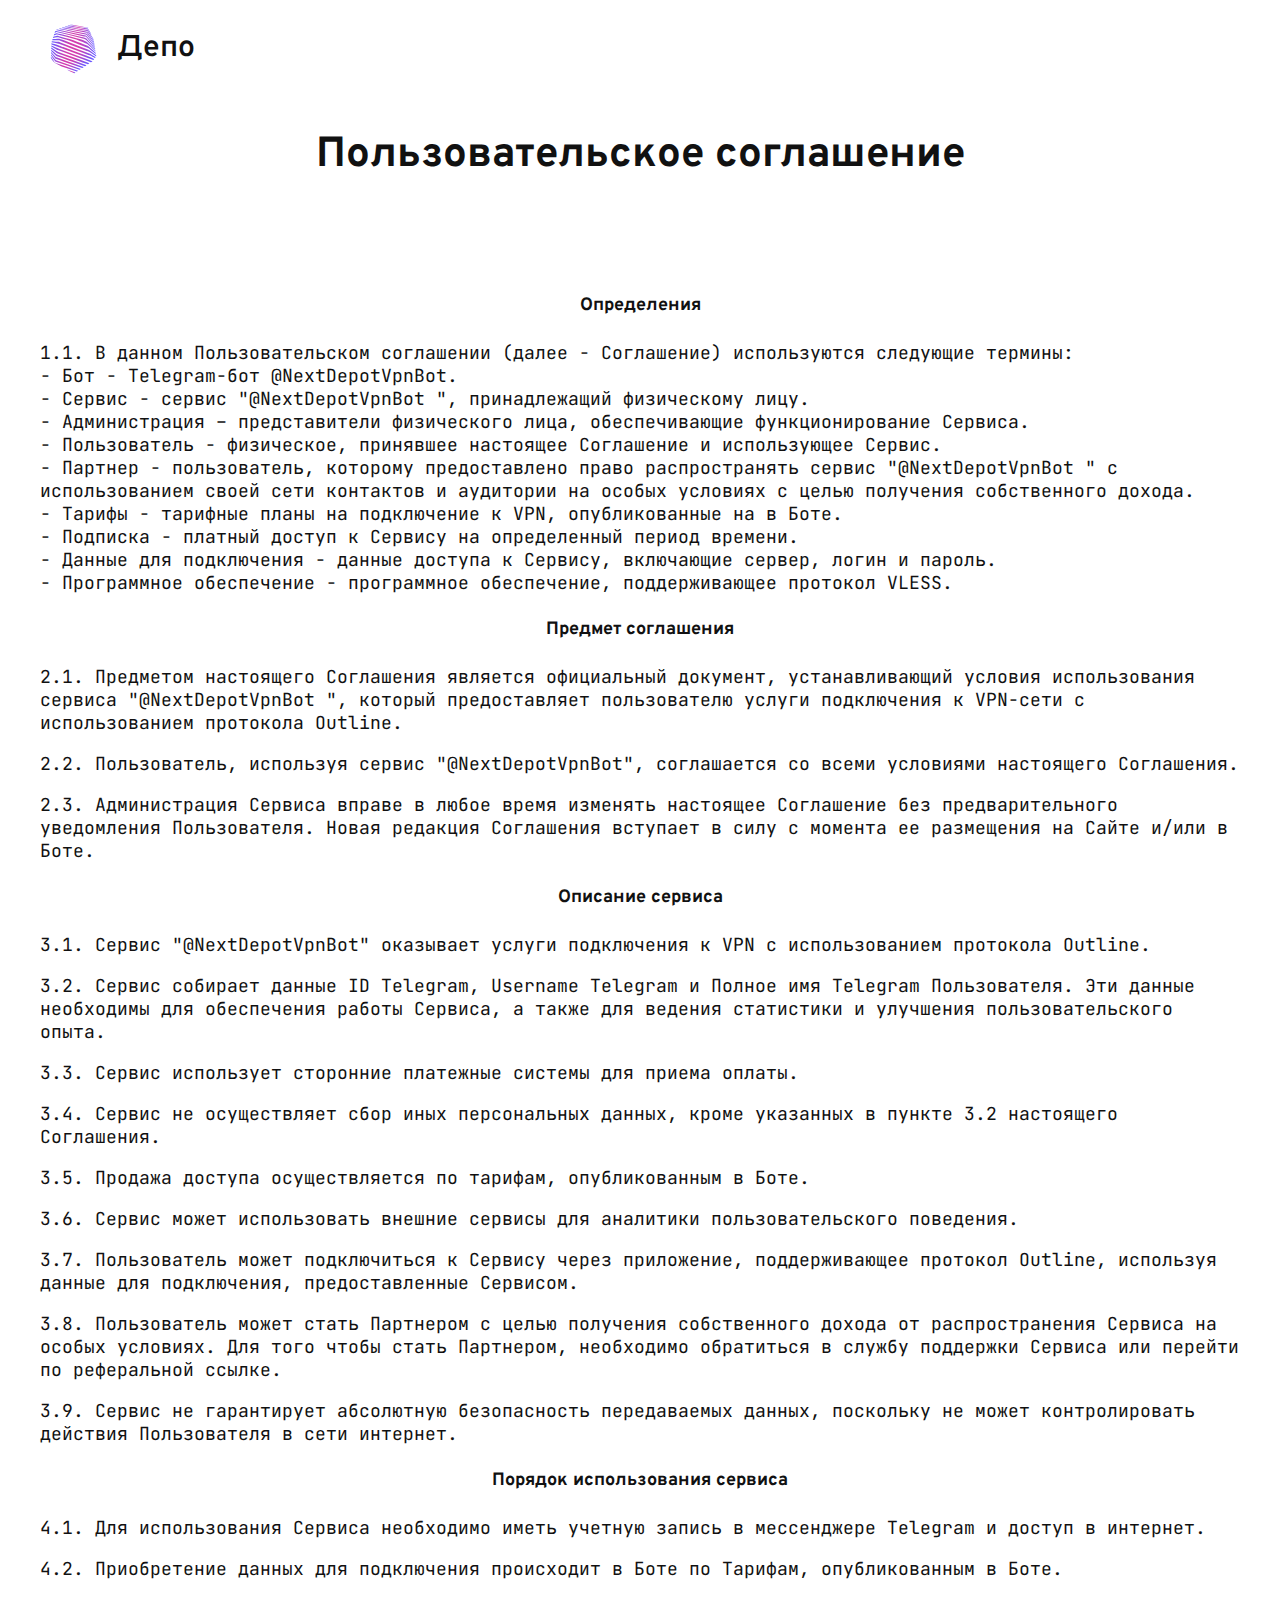
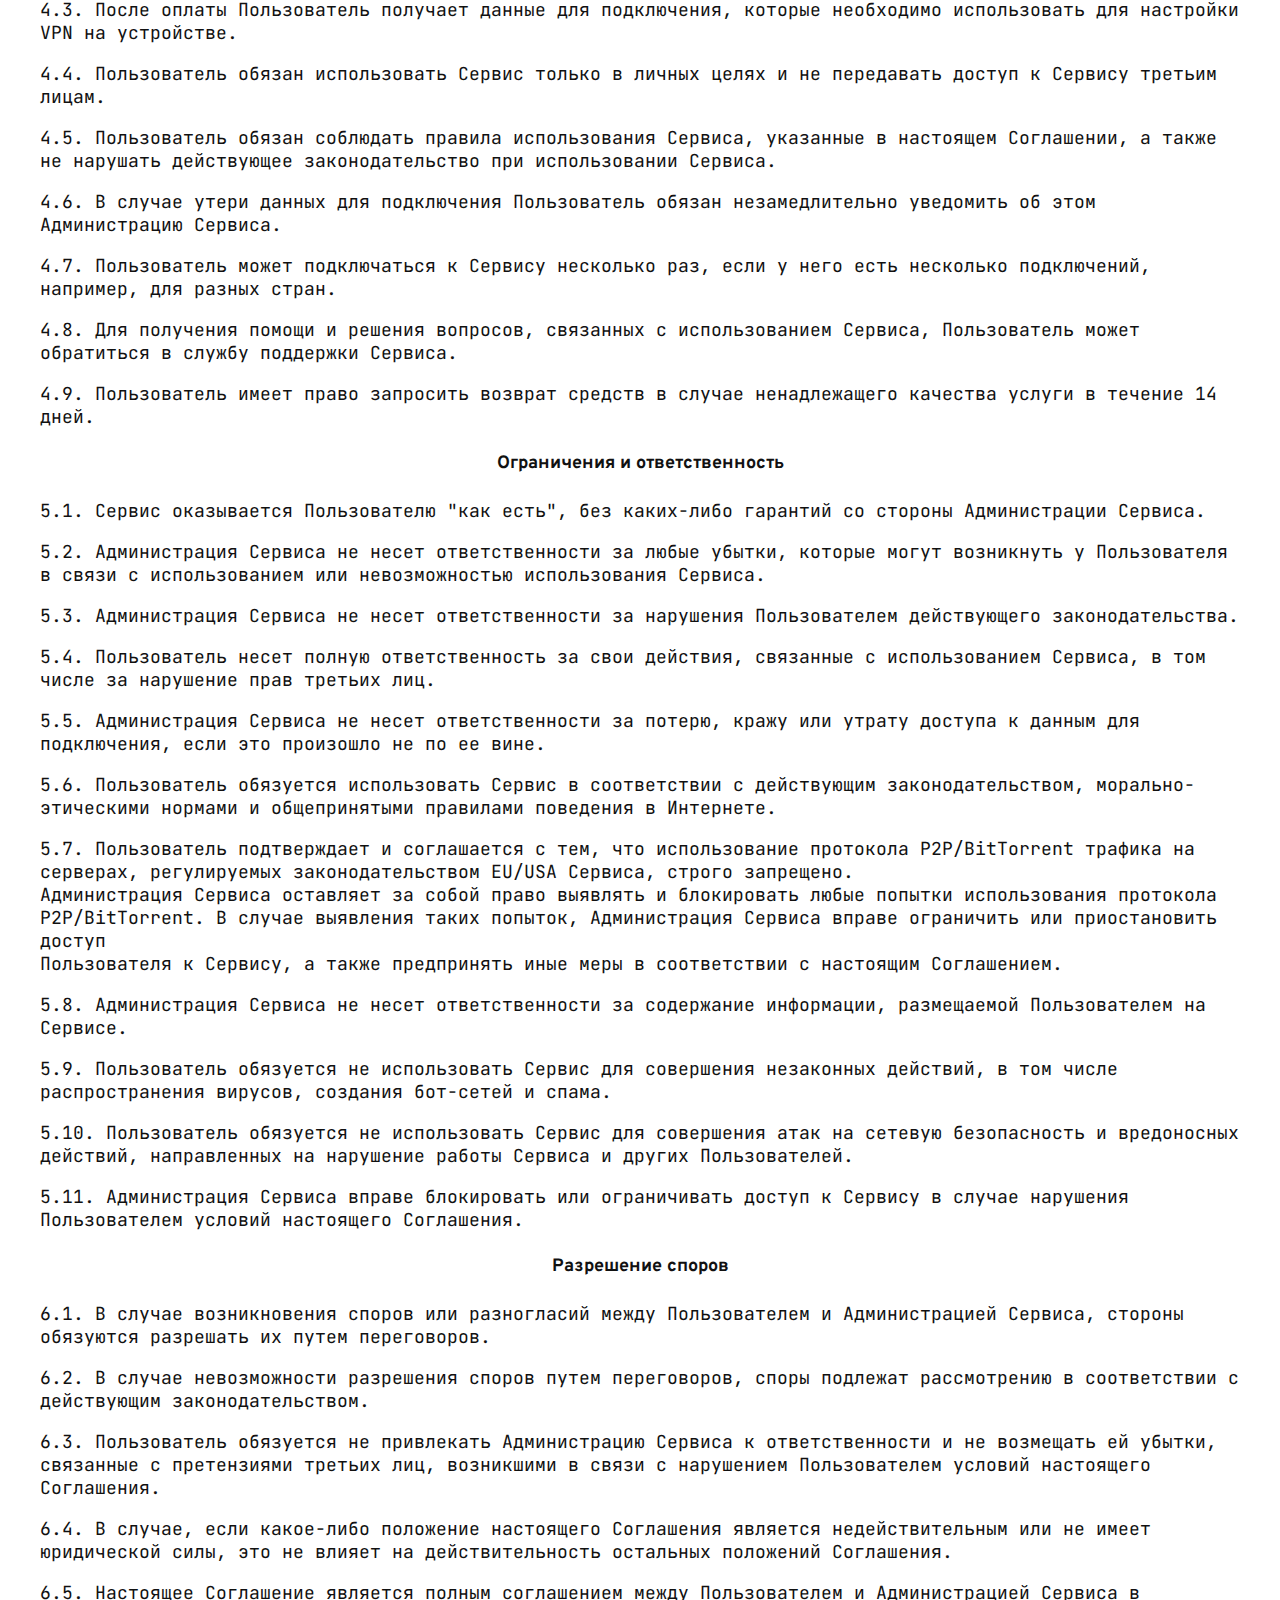
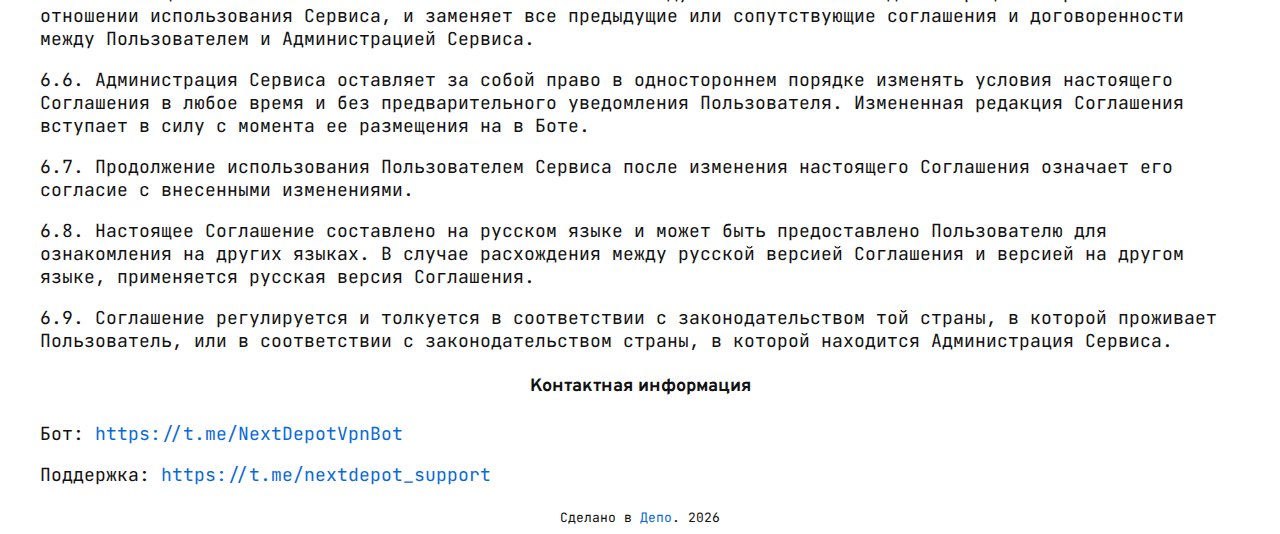
<file: vpn/legal/user-agreement.html>
<html lang="en">

    <head>
        <meta charset="UTF-8">
        <meta name="viewport" content="width=device-width, initial-scale=1, maximum-scale=1">
        <title>Депо - VPN</title>
        <link rel="preconnect" href="https://fonts.googleapis.com">
        <link rel="preconnect" href="https://fonts.gstatic.com" crossorigin>
        <link href="https://fonts.googleapis.com/css2?family=Overpass:ital,wght@0,100..900;1,100..900&display=swap"
            rel="stylesheet">
        <link
            href="https://fonts.googleapis.com/css2?family=JetBrains+Mono:ital,wght@0,100..800;1,100..800&family=Space+Mono:ital,wght@0,400;0,700;1,400;1,700&display=swap"
            rel="stylesheet">
        <link rel="stylesheet" href="../../style.css">
        <link rel="apple-touch-icon" sizes="180x180" href="../../assets/apple-touch-icon.png">
        <link rel="icon" type="image/png" sizes="32x32" href="../../assets/favicon-32x32.png">
        <link rel="icon" type="image/png" sizes="16x16" href="../../assets/favicon-16x16.png">
        <link rel="manifest" href="../../assets/site.webmanifest">
        <script src="../../script.js"></script>
    </head>

    <body>
        <div class="header">
            <a href="/">
                <img height="64px" src="../../assets/next-depot-logo.svg" />
                <span>Депо</span>
            </a>
        </div>

        <div id="blocks">
            <div class="block">
                <div class="container align_center">
                    <h1>Пользовательское соглашение
                    </h1>
                </div>
            </div>

            <div class="space"></div>

            <div class="block">
                <div class="container align_center">
                    <h4>
                        Определения
                    </h4>
                    <p class="align_left">
                        1.1. В данном Пользовательском соглашении (далее - Соглашение)
                        используются следующие термины:<br>
                        - Бот - Telegram-бот @NextDepotVpnBot.<br>
                        - Сервис - сервис "@NextDepotVpnBot ", принадлежащий физическому
                        лицу.<br>
                        - Администрация – представители физического лица, обеспечивающие функционирование Сервиса.<br>
                        - Пользователь - физическое, принявшее настоящее Соглашение и использующее Сервис.<br>
                        - Партнер - пользователь, которому предоставлено право распространять сервис "@NextDepotVpnBot "
                        с использованием своей сети контактов и аудитории на особых условиях с целью получения
                        собственного дохода.<br>
                        - Тарифы - тарифные планы на подключение к VPN, опубликованные на в Боте.<br>
                        - Подписка - платный доступ к Сервису на определенный период времени.<br>
                        - Данные для подключения - данные доступа к Сервису, включающие сервер, логин и пароль.<br>
                        - Программное обеспечение - программное обеспечение, поддерживающее протокол VLESS.<br>
                    </p>

                    <h4>
                        Предмет соглашения
                    </h4>

                    <p class="align_left">
                        2.1. Предметом настоящего Соглашения является официальный
                        документ, устанавливающий условия использования сервиса
                        "@NextDepotVpnBot ", который предоставляет пользователю услуги
                        подключения к VPN-сети с использованием протокола Outline.
                    </p>

                    <p class="align_left">
                        2.2. Пользователь, используя сервис "@NextDepotVpnBot", соглашается
                        со всеми условиями настоящего Соглашения.
                    </p>

                    <p class="align_left">
                        2.3. Администрация Сервиса вправе в любое время изменять
                        настоящее Соглашение без предварительного уведомления
                        Пользователя. Новая редакция Соглашения вступает в силу с
                        момента ее размещения на Сайте и/или в Боте.
                    </p>

                    <h4>
                        Описание сервиса
                    </h4>

                    <p class="align_left">
                        3.1. Сервис "@NextDepotVpnBot" оказывает услуги подключения к VPN с
                        использованием протокола Outline.
                    </p>

                    <p class="align_left">
                        3.2. Сервис собирает данные ID Telegram, Username Telegram и
                        Полное имя Telegram Пользователя. Эти данные необходимы для
                        обеспечения работы Сервиса, а также для ведения статистики и
                        улучшения пользовательского опыта.
                    </p>

                    <p class="align_left">
                        3.3. Сервис использует сторонние платежные системы для приема
                        оплаты.
                    </p>

                    <p class="align_left">
                        3.4. Сервис не осуществляет сбор иных персональных данных, кроме
                        указанных в пункте 3.2 настоящего Соглашения.
                    </p>

                    <p class="align_left">
                        3.5. Продажа доступа осуществляется по тарифам, опубликованным
                        в Боте.
                    </p>

                    <p class="align_left">
                        3.6. Сервис может использовать внешние сервисы для аналитики
                        пользовательского поведения.
                    </p>

                    <p class="align_left">
                        3.7. Пользователь может подключиться к Сервису через
                        приложение, поддерживающее протокол Outline,
                        используя данные для подключения, предоставленные Сервисом.
                    </p>

                    <p class="align_left">
                        3.8. Пользователь может стать Партнером с целью получения
                        собственного дохода от распространения Сервиса на особых
                        условиях. Для того чтобы стать Партнером, необходимо обратиться
                        в службу поддержки Сервиса или перейти по реферальной ссылке.
                    </p>

                    <p class="align_left">
                        3.9. Сервис не гарантирует абсолютную безопасность передаваемых
                        данных, поскольку не может контролировать действия
                        Пользователя в сети интернет.
                    </p>

                    <h4>
                        Порядок использования сервиса
                    </h4>
                    <p class="align_left">
                        4.1. Для использования Сервиса необходимо иметь учетную запись в
                        мессенджере Telegram и доступ в интернет.
                    </p>

                    <p class="align_left">
                        4.2. Приобретение данных для подключения происходит в Боте по
                        Тарифам, опубликованным в Боте.
                    </p>

                    <p class="align_left">
                        4.3. После оплаты Пользователь получает данные для
                        подключения, которые необходимо использовать для настройки
                        VPN на устройстве.
                    </p>

                    <p class="align_left">
                        4.4. Пользователь обязан использовать Сервис только в личных
                        целях и не передавать доступ к Сервису третьим лицам.
                    </p>

                    <p class="align_left">
                        4.5. Пользователь обязан соблюдать правила использования
                        Сервиса, указанные в настоящем Соглашении, а также не нарушать
                        действующее законодательство при использовании Сервиса.
                    </p>

                    <p class="align_left">
                        4.6. В случае утери данных для подключения Пользователь обязан
                        незамедлительно уведомить об этом Администрацию Сервиса.
                    </p>

                    <p class="align_left">
                        4.7. Пользователь может подключаться к Сервису несколько раз,
                        если у него есть несколько подключений, например, для разных
                        стран.
                    </p>

                    <p class="align_left">
                        4.8. Для получения помощи и решения вопросов, связанных с
                        использованием Сервиса, Пользователь может обратиться в службу
                        поддержки Сервиса.
                    </p>

                    <p class="align_left">
                        4.9. Пользователь имеет право запросить возврат средств в случае
                        ненадлежащего качества услуги в течение 14 дней.
                    </p>

                    <h4>
                        Ограничения и ответственность
                    </h4>
                    <p class="align_left">
                        5.1. Сервис оказывается Пользователю "как есть", без каких-либо
                        гарантий со стороны Администрации Сервиса.
                    </p>

                    <p class="align_left">
                        5.2. Администрация Сервиса не несет ответственности за любые
                        убытки, которые могут возникнуть у Пользователя в связи с
                        использованием или невозможностью использования Сервиса.
                    </p>

                    <p class="align_left">
                        5.3. Администрация Сервиса не несет ответственности за нарушения
                        Пользователем действующего законодательства.
                    </p>

                    <p class="align_left">
                        5.4. Пользователь несет полную ответственность за свои действия,
                        связанные с использованием Сервиса, в том числе за нарушение
                        прав третьих лиц.
                    </p>

                    <p class="align_left">
                        5.5. Администрация Сервиса не несет ответственности за потерю,
                        кражу или утрату доступа к данным для подключения, если это
                        произошло не по ее вине.
                    </p>

                    <p class="align_left">
                        5.6. Пользователь обязуется использовать Сервис в соответствии с
                        действующим законодательством, морально-этическими нормами и
                        общепринятыми правилами поведения в Интернете.
                    </p>

                    <p class="align_left">
                        5.7. Пользователь подтверждает и соглашается с тем, что
                        использование протокола P2P/BitTorrent трафика на серверах,
                        регулируемых законодательством EU/USA Сервиса, строго
                        запрещено.
                        <br>
                        Администрация Сервиса оставляет за собой право выявлять и
                        блокировать любые попытки использования протокола
                        P2P/BitTorrent. В случае выявления таких попыток, Администрация
                        Сервиса вправе ограничить или приостановить доступ
                        <br>
                        Пользователя к Сервису, а также предпринять иные меры в
                        соответствии с настоящим Соглашением.
                    </p>

                    <p class="align_left">
                        5.8. Администрация Сервиса не несет ответственности за
                        содержание информации, размещаемой Пользователем на Сервисе.
                    </p>

                    <p class="align_left">
                        5.9. Пользователь обязуется не использовать Сервис для
                        совершения незаконных действий, в том числе распространения
                        вирусов, создания бот-сетей и спама.
                    </p>

                    <p class="align_left">
                        5.10. Пользователь обязуется не использовать Сервис для
                        совершения атак на сетевую безопасность и вредоносных действий,
                        направленных на нарушение работы Сервиса и других
                        Пользователей.
                    </p>

                    <p class="align_left">
                        5.11. Администрация Сервиса вправе блокировать или ограничивать
                        доступ к Сервису в случае нарушения Пользователем условий
                        настоящего Соглашения.
                    </p>

                    <h4>
                        Разрешение споров
                    </h4>
                    <p class="align_left">
                        6.1. В случае возникновения споров или разногласий между
                        Пользователем и Администрацией Сервиса, стороны обязуются
                        разрешать их путем переговоров.
                    </p>

                    <p class="align_left">
                        6.2. В случае невозможности разрешения споров путем переговоров,
                        споры подлежат рассмотрению в соответствии с действующим
                        законодательством.
                    </p>

                    <p class="align_left">
                        6.3. Пользователь обязуется не привлекать Администрацию Сервиса
                        к ответственности и не возмещать ей убытки, связанные с
                        претензиями третьих лиц, возникшими в связи с нарушением
                        Пользователем условий настоящего Соглашения.
                    </p>

                    <p class="align_left">
                        6.4. В случае, если какое-либо положение настоящего Соглашения
                        является недействительным или не имеет юридической силы, это не
                        влияет на действительность остальных положений Соглашения.
                    </p>

                    <p class="align_left">
                        6.5. Настоящее Соглашение является полным соглашением между
                        Пользователем и Администрацией Сервиса в отношении
                        использования Сервиса, и заменяет все предыдущие или
                        сопутствующие соглашения и договоренности между
                        Пользователем и Администрацией Сервиса.
                    </p>

                    <p class="align_left">
                        6.6. Администрация Сервиса оставляет за собой право в
                        одностороннем порядке изменять условия настоящего Соглашения
                        в любое время и без предварительного уведомления Пользователя.
                        Измененная редакция Соглашения вступает в силу с момента ее
                        размещения на в Боте.
                    </p>

                    <p class="align_left">
                        6.7. Продолжение использования Пользователем Сервиса после
                        изменения настоящего Соглашения означает его согласие с
                        внесенными изменениями.
                    </p>

                    <p class="align_left">
                        6.8. Настоящее Соглашение составлено на русском языке и может
                        быть предоставлено Пользователю для ознакомления на других
                        языках. В случае расхождения между русской версией Соглашения
                        и версией на другом языке, применяется русская версия
                        Соглашения.
                    </p>

                    <p class="align_left">
                        6.9. Соглашение регулируется и толкуется в соответствии с
                        законодательством той страны, в которой проживает Пользователь,
                        или в соответствии с законодательством страны, в которой
                        находится Администрация Сервиса.
                    </p>

                    <h4>
                        Контактная информация
                    </h4>
                    <p class="align_left">
                        Бот:
                        <a href="https://t.me/nextdepot_support" target="_blank"
                            rel="noopener noreferrer">https://t.me/NextDepotVpnBot</a>
                    </p>
                    <p class="align_left">
                        Поддержка:
                        <a href="https://t.me/nextdepot_support" target="_blank"
                            rel="noopener noreferrer">https://t.me/nextdepot_support</a>
                    </p>
                </div>
            </div>

        </div>

        <div id="footer"></div>
    </body>

</html>
</file>
<file: style.css>
:root {
    /* spacings */
    --spacing-sm: 5px;
    --spacing-md: 10px;
    --spacing-lg: 15px;
    --spacing-xl: 20px;
    --spacing-xxl: 25px;

    /* colors */
    --body-bg-color: #FFF;
    --body-main-color: #111;
    --a-href-color: #0969da;
    --text-color: #111;

    /* fonts */
    --font-regular: "Overpass", sans-serif;
    --font-monospace: "JetBrains Mono", monospace;
    --font-secondary: "Inter", serif;
    --font-size-h1: 42px;
    --font-size-h2: 34px;
    --font-size-h3: 28px;
    --font-size-button: 26px;

    /* sizes */
    --body-max-width: 1200px;
    --button-size: 80px;
    --button-border-radius: 30px;
    --container-padding: 20px;
    --space-size: 50px;
}

@media (prefers-color-scheme: dark) {
    :root {
        --body-bg-color: #181818;
        --body-main-color: #B3B3B3;
        --a-href-color: #2F81F7;
        --text-color: #FFF;
    }
}

@media screen and (max-width:1200px) {
    :root {
        --body-max-width: 960px;
    }
}

@media screen and (max-width:940px) {
    :root {
        --body-max-width: 640px;
        --font-size-h1: 38px;
        --font-size-h2: 30px;
        --font-size-h3: 24px;
        --font-size-button: 18px;
        --button-size: 60px;
        --button-border-radius: 15px;
        --container-padding: 10px;
        --space-size: 25px;
    }
}

body {
    background: var(--body-bg-color);
    color: var(--body-main-color);
    font-family: var(--font-regular);
    font-size: 18px;
    box-sizing: border-box;
    -webkit-font-smoothing: antialiased;
}

h1 {
    font-size: var(--font-size-h1);
}

a {
    color: var(--a-href-color);
}

h2 {
    font-size: 48px;
    margin: 0.5rem;
    color: var(--text-color);
}

h3 {
    font-size: var(--font-size-h3);
}

svg {
    width: 100%;
    height: auto;
}

a,
p,
span {
    font-family: var(--font-monospace);
}

a {
    text-decoration: none;
}

ol li {
    margin: 1em 0px
}

a.external_link::after {
    content: " ↗";
}

#footer {
    text-align: center;
    font-size: small;
}

.landing {
    display: flex;
    flex-direction: column;
    align-items: center;
    justify-content: center;
    min-height: 100vh;
    min-height: 100dvh;
    text-align: center;
}

.svg-container {
    width: 100%;
    max-width: 400px;
    display: inline-block;
}

.links-container {
    font-size: 16px;
    margin: var(--spacing-xl);
}

.links-container a {
    display: block;
    margin-bottom: 15px;
    text-decoration: none;
}

.links-container hr {
    margin-bottom: var(--spacing-xl)
}

.heartbeat {
    animation: heartbeat 1.5s infinite ease-in-out;
}

@keyframes heartbeat {
    0% {
        transform: scale(1.00);
    }

    50% {
        transform: scale(1.05);
    }

    100% {
        transform: scale(1.00);
    }
}

.dimmed {
    color: gray !important;
}

.header {
    display: flex;
    height: 64px;
    align-items: center;
    margin: 16px 32px;
}

.header span {
    margin-left: 10px;
    font-weight: 600;
    font-size: 30px;
    font-family: var(--font-regular);
}

.header a {
    text-decoration: none;
    display: flex;
    align-items: center;
    color: var(--text-color);
}

.container {
    max-width: var(--body-max-width);
    padding: 0;
    margin-left: auto;
    margin-right: auto;
    width: 100%;
}

.align_center {
    text-align: center;
}

.align_left {
    text-align: start;
}

.block {
    padding-top: var(--spacing-sm);
    padding-bottom: var(--spacing-sm);
    padding-left: var(--container-padding);
    padding-right: var(--container-padding);
}

.space {
    height: var(--space-size);
}

.mt {
    margin-top: var(--spacing-xl);
}

.mb {
    margin-bottom: var(--spacing-xl);
}

.button {
    background-color: #0091ff;
    color: white;
    border-radius: var(--button-border-radius);
    -webkit-border-radius: var(--button-border-radius);
    height: var(--button-size);
    font-size: var(--font-size-button);
    padding-left: var(--button-size);
    padding-right: var(--button-size);
    border: 0 none;
    font-weight: 700;
    box-sizing: content-box;
    display: inline-flex;
    align-items: center;
    justify-content: center;
}

.announce-button-fixed {
    position: fixed;
    bottom: 20px;
    z-index: 10;
    left: 0;
    right: 0 !important;
    padding: 0 8px;
    text-align: center;
    -webkit-transition: opacity .7s;
    transition: opacity .7s;
    opacity: 1;
}

.announce-button-fixed .first {
    border-right: 1px solid rgba(255, 255, 255, .5)
}

.announce-button-fixed a {
    text-decoration: none;
}

.advantages_cards {
    display: grid;
    grid-template-columns: repeat(3, 1fr);
    grid-gap: 40px;
    margin-top: 40px;
}

.advantages_cards .callout_card {
    background-color: var(--callout-background-color);
    padding: 23px;
    border-radius: 8px;
}
</file>
